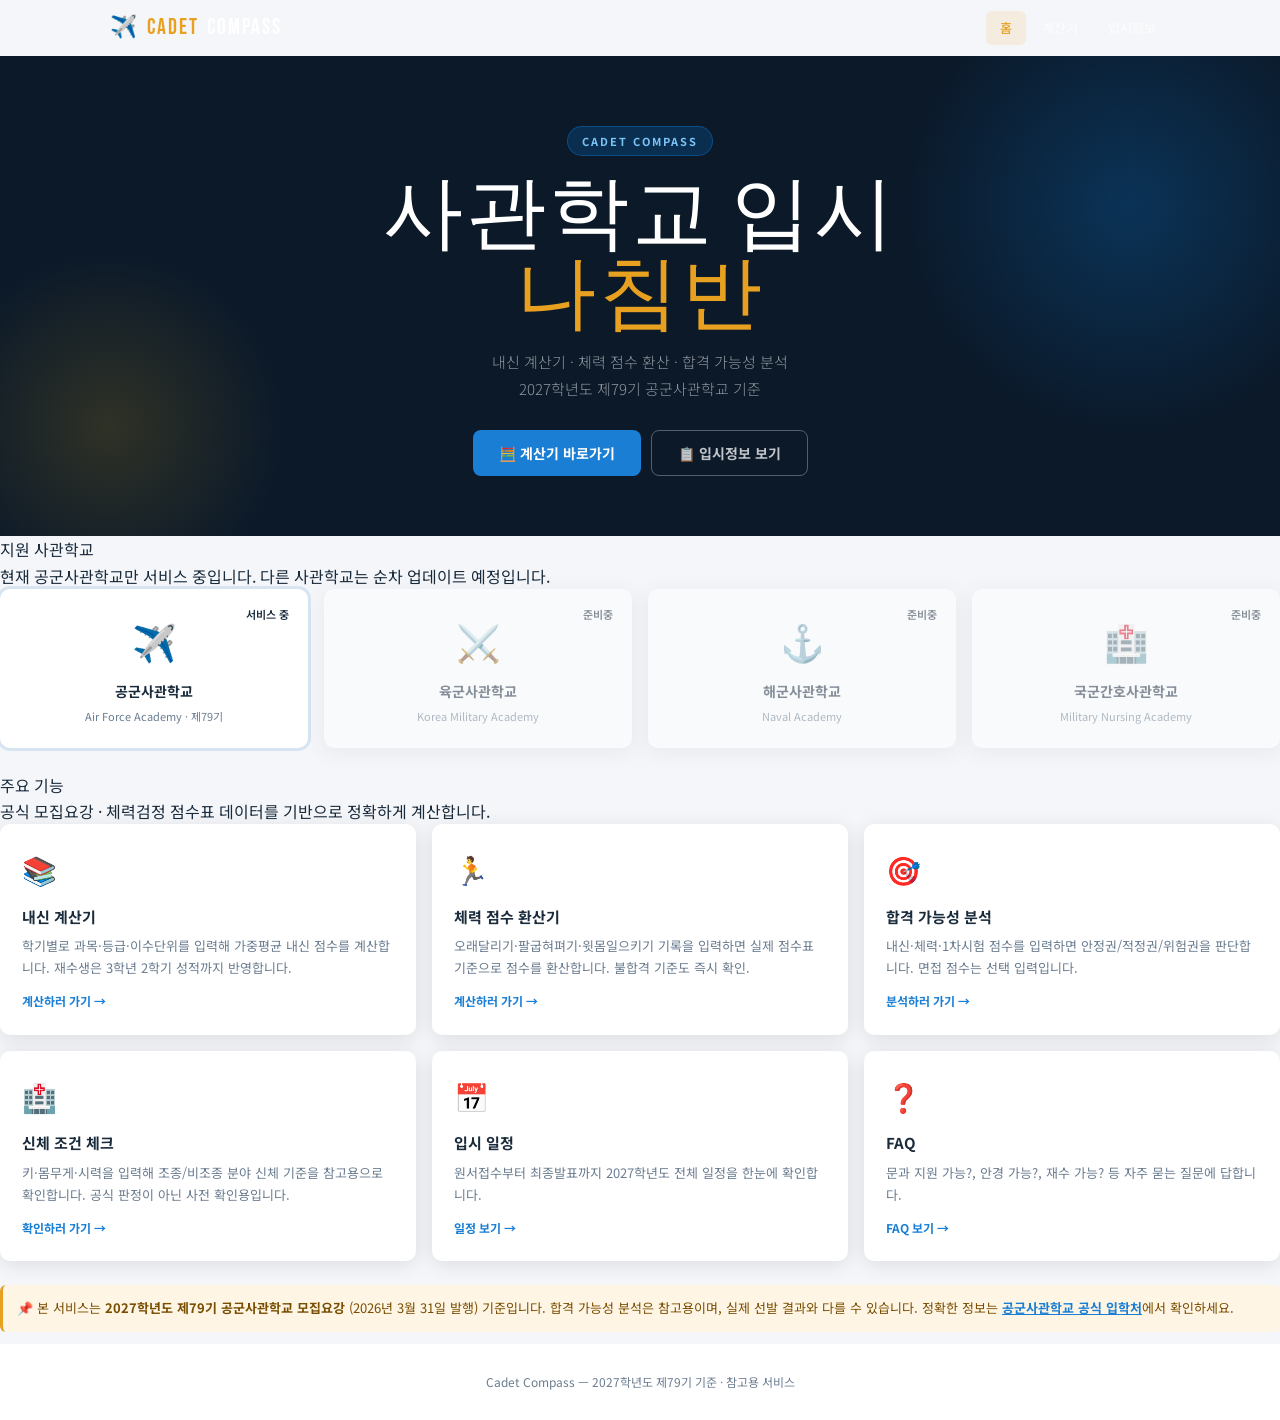
<file: index.html>
<!DOCTYPE html>
<html lang="ko">
<head>
<meta charset="UTF-8">
<meta name="viewport" content="width=device-width, initial-scale=1.0">
<title>Cadet Compass — 사관학교 입시 도우미</title>
<link rel="preconnect" href="https://fonts.googleapis.com">
<link href="https://fonts.googleapis.com/css2?family=Noto+Sans+KR:wght@300;400;500;700;900&family=Bebas+Neue&display=swap" rel="stylesheet">
<link rel="stylesheet" href="css/main.css">
<style>
.hero{background:var(--navy);padding:70px 24px 60px;text-align:center;position:relative;overflow:hidden}
.hero::before{content:'';position:absolute;top:-100px;right:-100px;width:500px;height:500px;background:radial-gradient(circle,rgba(10,111,194,.3) 0%,transparent 65%);pointer-events:none}
.hero::after{content:'';position:absolute;bottom:-80px;left:-80px;width:380px;height:380px;background:radial-gradient(circle,rgba(212,160,23,.18) 0%,transparent 65%);pointer-events:none}
.hero-eyebrow{display:inline-block;background:rgba(10,111,194,.25);border:1px solid rgba(10,111,194,.5);color:#7bc4f7;font-size:11px;font-weight:700;letter-spacing:2px;padding:5px 14px;border-radius:20px;margin-bottom:20px}
.hero-title{font-family:'Bebas Neue',sans-serif;font-size:clamp(44px,10vw,80px);color:#fff;letter-spacing:3px;line-height:1;margin-bottom:10px}
.hero-title span{color:var(--gold)}
.hero-desc{font-size:15px;color:rgba(255,255,255,.55);max-width:480px;margin:12px auto 28px;font-weight:300;line-height:1.8}
.hero-btns{display:flex;gap:10px;justify-content:center;flex-wrap:wrap}
.hero-btn{padding:12px 26px;border-radius:8px;font-size:14px;font-weight:700;cursor:pointer;border:none;font-family:'Noto Sans KR',sans-serif;transition:all .18s}
.hero-btn-primary{background:var(--sky);color:#fff}
.hero-btn-primary:hover{background:var(--sky-mid);transform:translateY(-1px)}
.hero-btn-outline{background:transparent;color:rgba(255,255,255,.75);border:1.5px solid rgba(255,255,255,.3)}
.hero-btn-outline:hover{background:rgba(255,255,255,.08)}

.academy-grid{display:grid;grid-template-columns:repeat(4,1fr);gap:16px;margin-bottom:24px}
@media(max-width:800px){.academy-grid{grid-template-columns:1fr 1fr}}
@media(max-width:480px){.academy-grid{grid-template-columns:1fr}}

.academy-card{background:var(--white);border:1.5px solid var(--border);border-radius:var(--radius);padding:22px 18px;text-align:center;transition:all .2s;position:relative;cursor:pointer;box-shadow:var(--shadow)}
.academy-card:hover{transform:translateY(-3px);box-shadow:var(--shadow-md)}
.academy-card.active{border-color:var(--sky);box-shadow:0 0 0 3px rgba(10,111,194,.12)}
.academy-card.inactive{opacity:.5;cursor:not-allowed}
.academy-icon{font-size:36px;margin-bottom:10px}
.academy-name{font-size:14px;font-weight:700;color:var(--sky-dark);margin-bottom:4px}
.academy-en{font-size:11px;color:var(--muted)}
.academy-badge{position:absolute;top:10px;right:10px}

.feature-grid{display:grid;grid-template-columns:repeat(3,1fr);gap:16px;margin-bottom:24px}
@media(max-width:700px){.feature-grid{grid-template-columns:1fr}}

.feature-card{background:var(--white);border:1px solid var(--border);border-radius:var(--radius);padding:22px;box-shadow:var(--shadow);transition:all .2s}
.feature-card:hover{transform:translateY(-2px);box-shadow:var(--shadow-md)}
.feature-icon{font-size:28px;margin-bottom:12px}
.feature-title{font-size:15px;font-weight:700;color:var(--sky-dark);margin-bottom:6px}
.feature-desc{font-size:13px;color:var(--muted);line-height:1.7}
.feature-go{display:inline-block;margin-top:12px;font-size:12px;font-weight:700;color:var(--sky);text-decoration:none}
.feature-go:hover{text-decoration:underline}
</style>
</head>
<body>

<nav class="navbar">
  <div class="nav-inner">
    <div class="nav-logo">✈️ <span class="logo-accent">Cadet</span>Compass</div>
    <div class="nav-links">
      <a class="nav-link active" href="index.html">홈</a>
      <a class="nav-link" href="calculator.html">계산기</a>
      <a class="nav-link" href="info.html">입시정보</a>
    </div>
  </div>
</nav>

<div class="hero">
  <div class="hero-eyebrow">CADET COMPASS</div>
  <div class="hero-title">사관학교 입시<br><span>나침반</span></div>
  <p class="hero-desc">내신 계산기 · 체력 점수 환산 · 합격 가능성 분석<br>2027학년도 제79기 공군사관학교 기준</p>
  <div class="hero-btns">
    <button class="hero-btn hero-btn-primary" onclick="location.href='calculator.html'">🧮 계산기 바로가기</button>
    <button class="hero-btn hero-btn-outline" onclick="location.href='info.html'">📋 입시정보 보기</button>
  </div>
</div>

<div class="page-wrap">

  <div class="section-heading">지원 사관학교</div>
  <p class="section-sub">현재 공군사관학교만 서비스 중입니다. 다른 사관학교는 순차 업데이트 예정입니다.</p>

  <div class="academy-grid">
    <div class="academy-card active" onclick="location.href='calculator.html'">
      <div class="academy-badge"><span class="badge bd-blue">서비스 중</span></div>
      <div class="academy-icon">✈️</div>
      <div class="academy-name">공군사관학교</div>
      <div class="academy-en">Air Force Academy · 제79기</div>
    </div>
    <div class="academy-card inactive">
      <div class="academy-badge"><span class="badge bd-navy">준비중</span></div>
      <div class="academy-icon">⚔️</div>
      <div class="academy-name">육군사관학교</div>
      <div class="academy-en">Korea Military Academy</div>
    </div>
    <div class="academy-card inactive">
      <div class="academy-badge"><span class="badge bd-navy">준비중</span></div>
      <div class="academy-icon">⚓</div>
      <div class="academy-name">해군사관학교</div>
      <div class="academy-en">Naval Academy</div>
    </div>
    <div class="academy-card inactive">
      <div class="academy-badge"><span class="badge bd-navy">준비중</span></div>
      <div class="academy-icon">🏥</div>
      <div class="academy-name">국군간호사관학교</div>
      <div class="academy-en">Military Nursing Academy</div>
    </div>
  </div>

  <div class="section-heading">주요 기능</div>
  <p class="section-sub">공식 모집요강 · 체력검정 점수표 데이터를 기반으로 정확하게 계산합니다.</p>

  <div class="feature-grid">
    <div class="feature-card">
      <div class="feature-icon">📚</div>
      <div class="feature-title">내신 계산기</div>
      <div class="feature-desc">학기별로 과목·등급·이수단위를 입력해 가중평균 내신 점수를 계산합니다. 재수생은 3학년 2학기 성적까지 반영합니다.</div>
      <a class="feature-go" href="calculator.html#tab-gpa">계산하러 가기 →</a>
    </div>
    <div class="feature-card">
      <div class="feature-icon">🏃</div>
      <div class="feature-title">체력 점수 환산기</div>
      <div class="feature-desc">오래달리기·팔굽혀펴기·윗몸일으키기 기록을 입력하면 실제 점수표 기준으로 점수를 환산합니다. 불합격 기준도 즉시 확인.</div>
      <a class="feature-go" href="calculator.html#tab-fitness">계산하러 가기 →</a>
    </div>
    <div class="feature-card">
      <div class="feature-icon">🎯</div>
      <div class="feature-title">합격 가능성 분석</div>
      <div class="feature-desc">내신·체력·1차시험 점수를 입력하면 안정권/적정권/위험권을 판단합니다. 면접 점수는 선택 입력입니다.</div>
      <a class="feature-go" href="calculator.html#tab-analysis">분석하러 가기 →</a>
    </div>
    <div class="feature-card">
      <div class="feature-icon">🏥</div>
      <div class="feature-title">신체 조건 체크</div>
      <div class="feature-desc">키·몸무게·시력을 입력해 조종/비조종 분야 신체 기준을 참고용으로 확인합니다. 공식 판정이 아닌 사전 확인용입니다.</div>
      <a class="feature-go" href="calculator.html#tab-body">확인하러 가기 →</a>
    </div>
    <div class="feature-card">
      <div class="feature-icon">📅</div>
      <div class="feature-title">입시 일정</div>
      <div class="feature-desc">원서접수부터 최종발표까지 2027학년도 전체 일정을 한눈에 확인합니다.</div>
      <a class="feature-go" href="info.html#tab-schedule">일정 보기 →</a>
    </div>
    <div class="feature-card">
      <div class="feature-icon">❓</div>
      <div class="feature-title">FAQ</div>
      <div class="feature-desc">문과 지원 가능?, 안경 가능?, 재수 가능? 등 자주 묻는 질문에 답합니다.</div>
      <a class="feature-go" href="info.html#tab-faq">FAQ 보기 →</a>
    </div>
  </div>

  <div class="info info-gold">
    📌 본 서비스는 <strong>2027학년도 제79기 공군사관학교 모집요강</strong> (2026년 3월 31일 발행) 기준입니다.
    합격 가능성 분석은 참고용이며, 실제 선발 결과와 다를 수 있습니다.
    정확한 정보는 <a href="https://rokaf.airforce.mil.kr/sites/afaadmission/index.do" target="_blank" style="color:var(--sky);font-weight:700">공군사관학교 공식 입학처</a>에서 확인하세요.
  </div>

</div>

<div style="text-align:center;padding:28px 20px;font-size:12px;color:var(--muted);border-top:1px solid var(--border);background:var(--white)">
  Cadet Compass — 2027학년도 제79기 기준 · 참고용 서비스
</div>

</body>
</html>
</file>
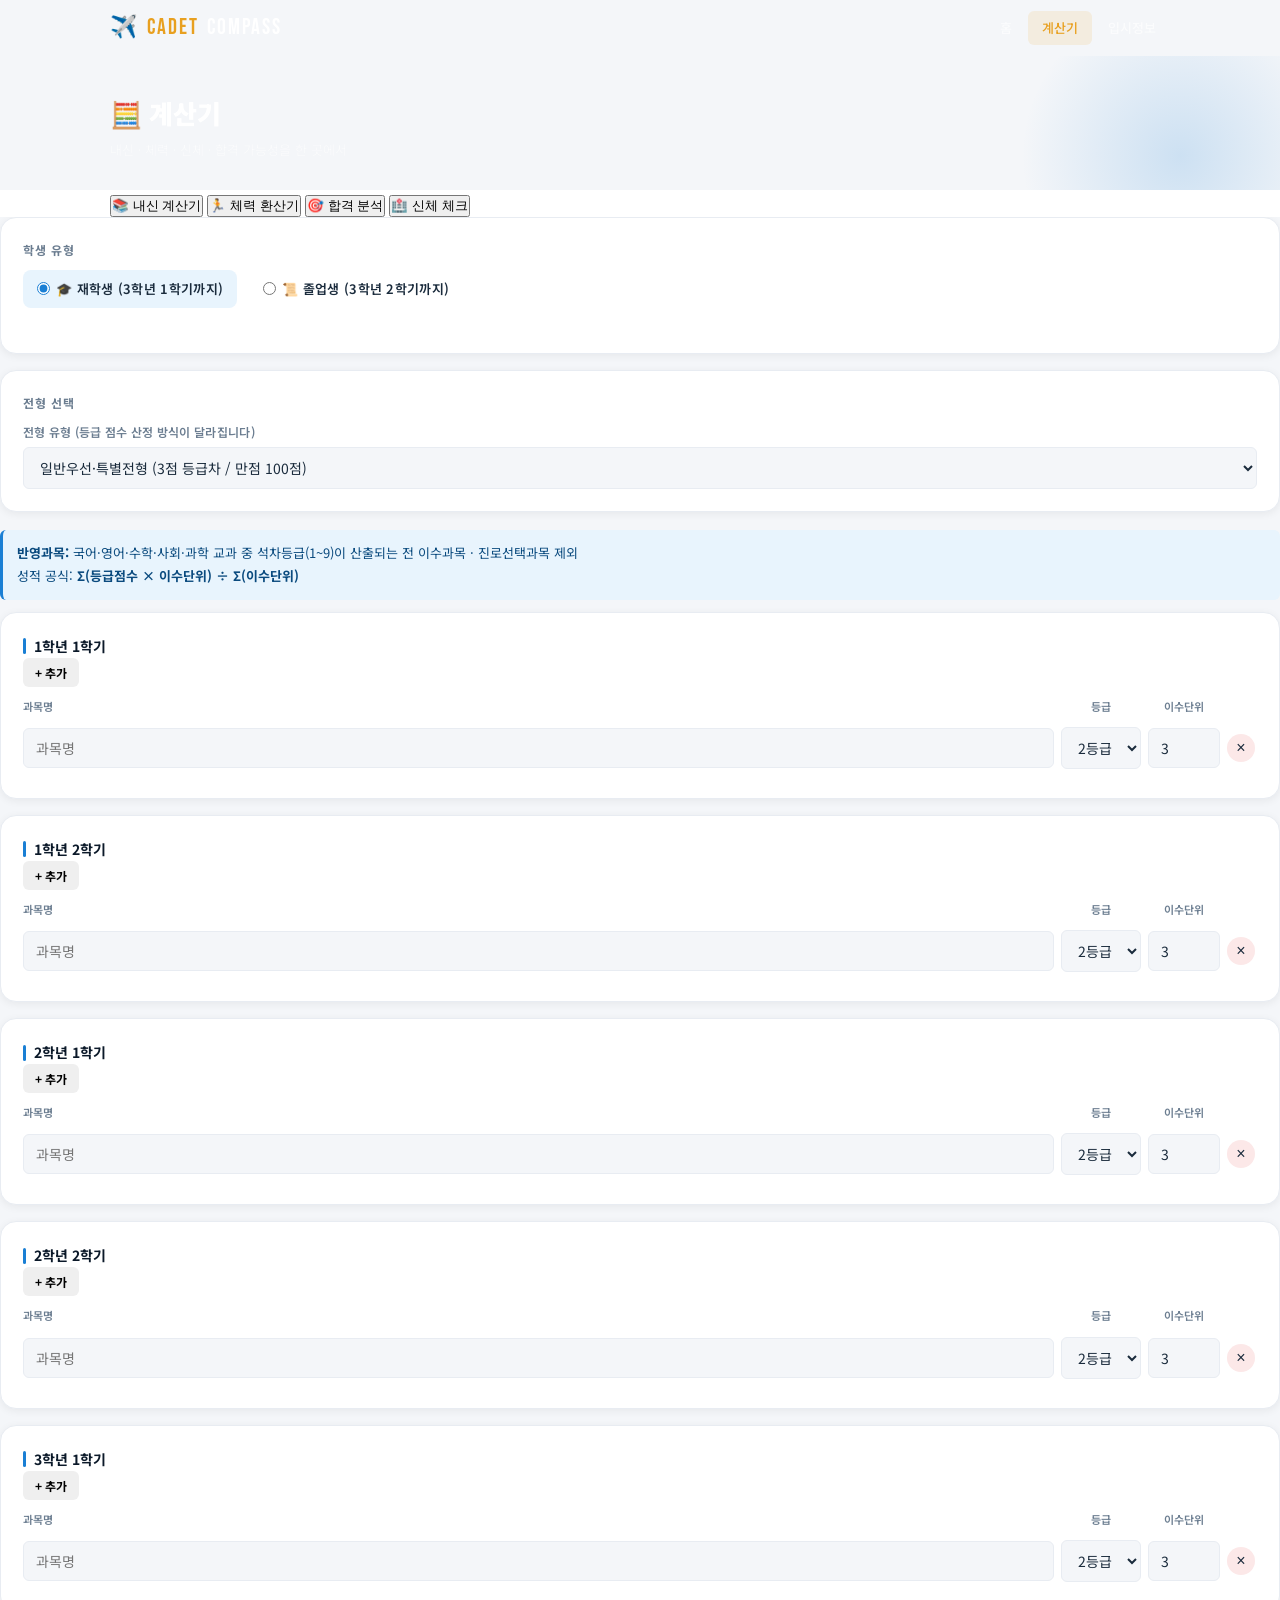
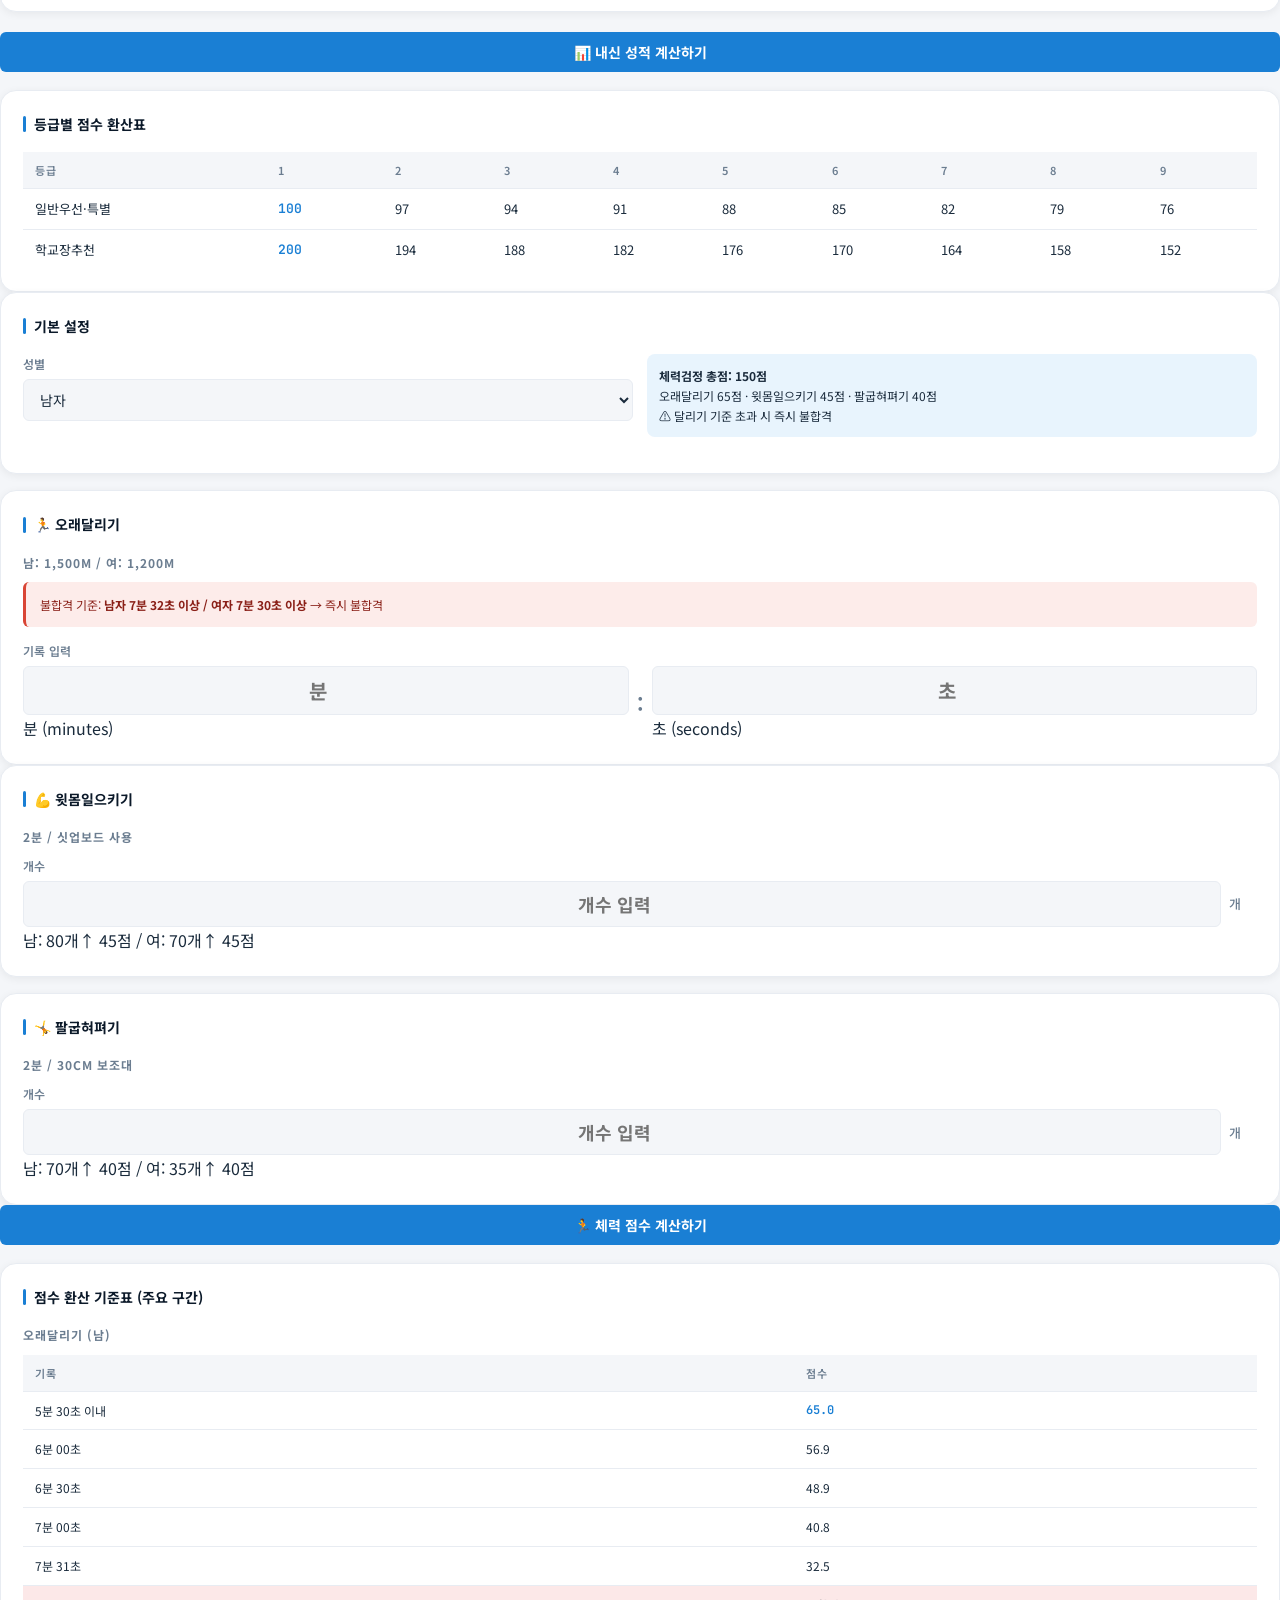
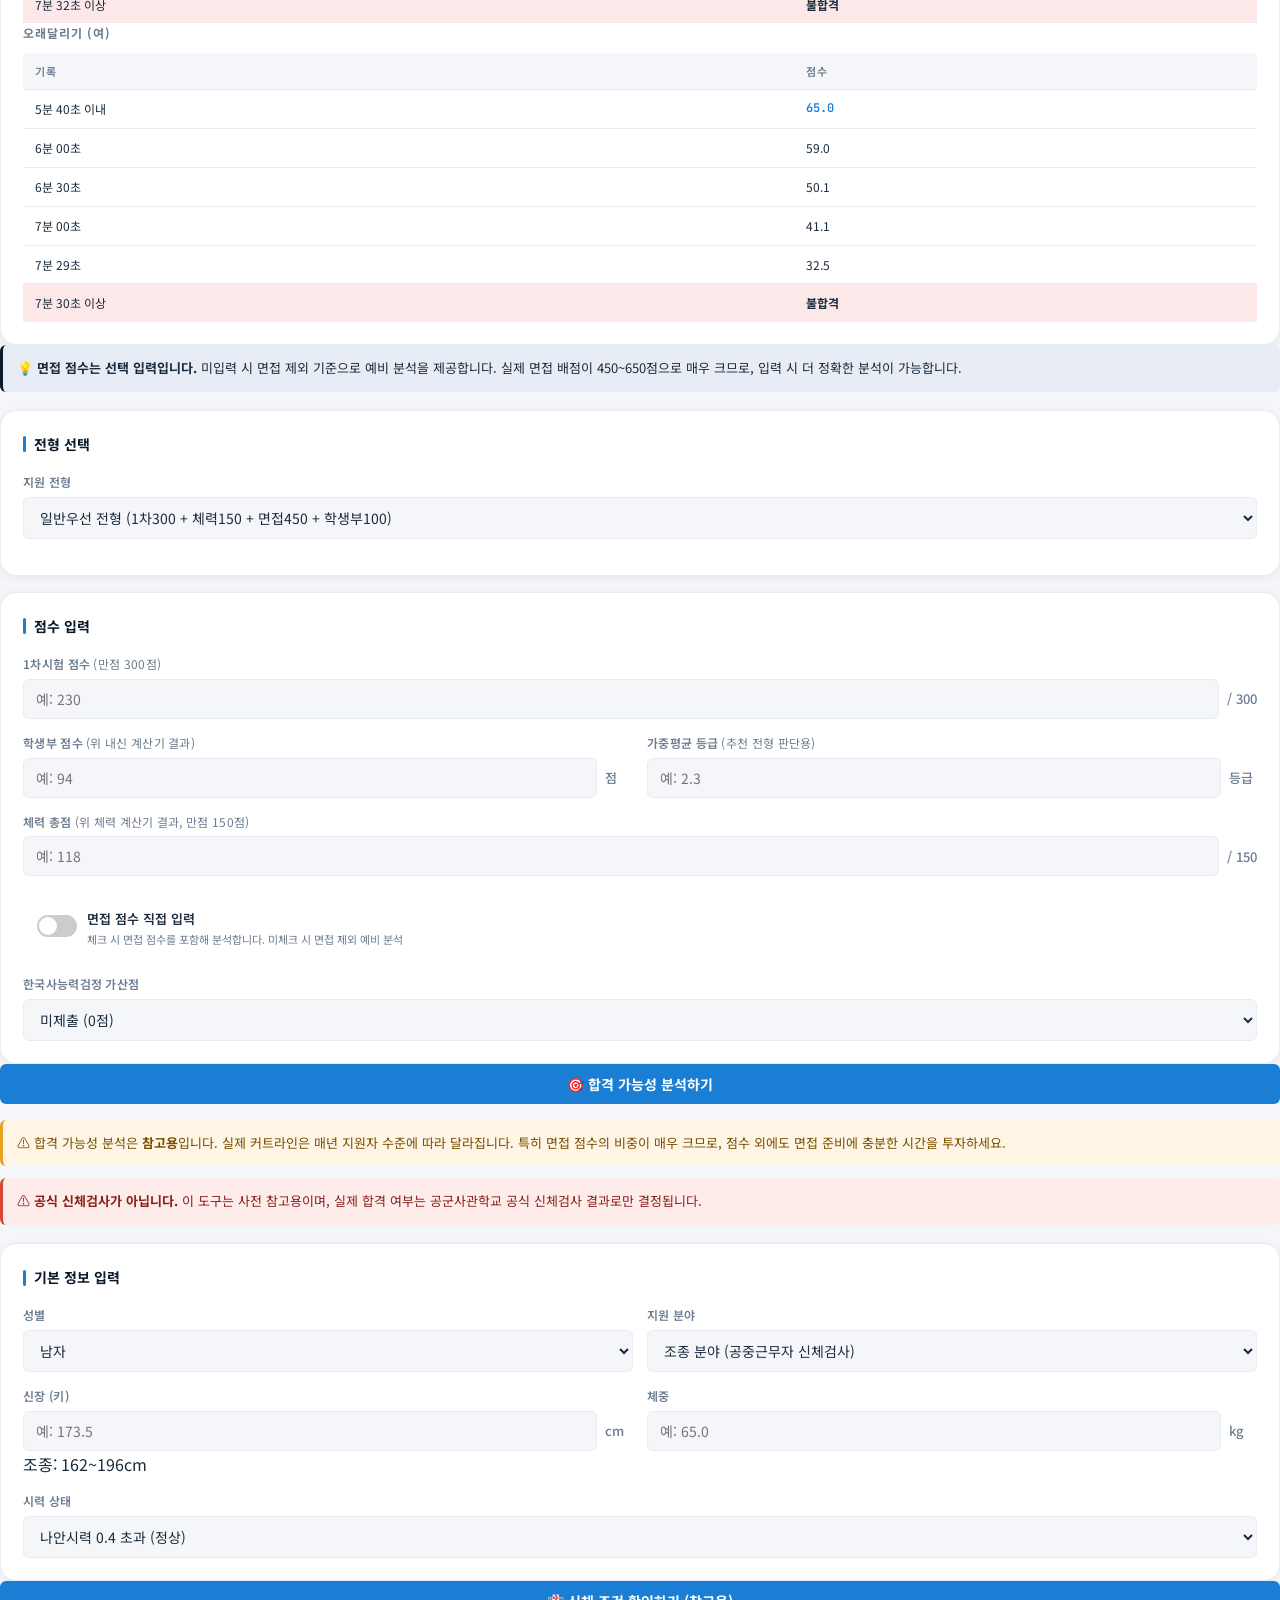
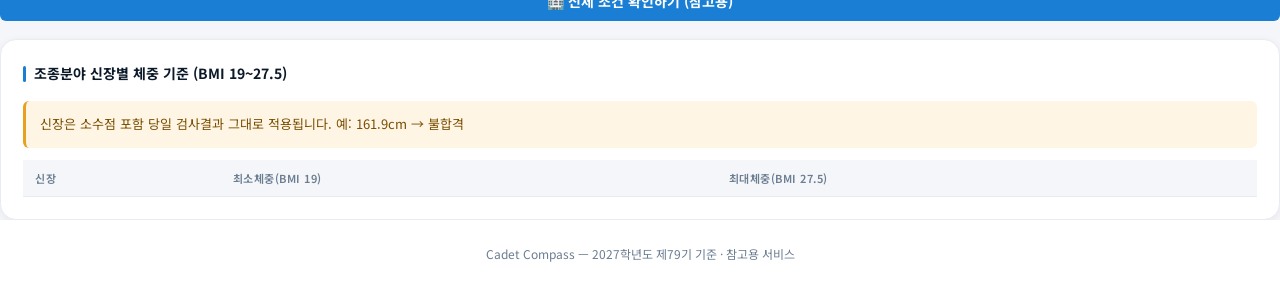
<file: calculator.html>
<!DOCTYPE html>
<html lang="ko">
<head>
<meta charset="UTF-8">
<meta name="viewport" content="width=device-width, initial-scale=1.0">
<title>계산기 — Cadet Compass</title>
<link rel="preconnect" href="https://fonts.googleapis.com">
<link href="https://fonts.googleapis.com/css2?family=Noto+Sans+KR:wght@300;400;500;700;900&family=Bebas+Neue&display=swap" rel="stylesheet">
<link rel="stylesheet" href="css/main.css">
<style>
.page-header{background:linear-gradient(135deg,var(--sky-dark) 0%,var(--sky-mid) 100%);padding:36px 24px 30px;color:#fff}
.page-header h1{font-size:26px;font-weight:900;margin-bottom:4px}
.page-header p{font-size:13px;opacity:.7;font-weight:300}
.main-tab-nav{background:var(--white);border-bottom:2px solid var(--border);position:sticky;top:58px;z-index:100}
.main-tab-nav .tab-nav{max-width:1100px;margin:0 auto;padding:0 20px;border-bottom:none;margin-bottom:0}
.form-row{display:grid;grid-template-columns:1fr 1fr;gap:14px;margin-bottom:14px}
@media(max-width:600px){.form-row{grid-template-columns:1fr}}
.form-group{margin-bottom:14px}
.input-row{display:flex;gap:8px;align-items:center}
.input-row input{flex:1}
.input-unit{font-size:13px;color:var(--muted);white-space:nowrap;font-weight:500;min-width:28px}
.sem-count-badge{display:inline-block;font-size:11px;background:var(--sky-light);color:var(--sky-mid);padding:2px 8px;border-radius:10px;font-weight:600;margin-left:6px;vertical-align:middle}
.type-select-wrap{display:flex;gap:12px;flex-wrap:wrap;margin-bottom:18px}
.type-radio{display:flex;align-items:center;gap:6px;cursor:pointer;padding:8px 14px;border:1.5px solid var(--border);border-radius:8px;transition:all .15s;background:var(--white)}
.type-radio:hover{border-color:var(--sky);background:var(--sky-light)}
.type-radio input{accent-color:var(--sky)}
.type-radio.checked{border-color:var(--sky);background:var(--sky-light)}
.type-radio span{font-size:13px;font-weight:600;color:var(--text)}
.divider{border:none;border-top:1px solid var(--border);margin:20px 0}
.run-time-input{display:grid;grid-template-columns:1fr auto 1fr;gap:8px;align-items:center}
.run-time-colon{font-size:20px;font-weight:700;color:var(--muted);text-align:center}
.section-label{font-size:12px;font-weight:700;color:var(--muted);letter-spacing:1px;text-transform:uppercase;margin-bottom:10px}
.interview-toggle{display:flex;align-items:center;gap:10px;margin-bottom:14px;padding:12px 14px;background:var(--surface);border-radius:8px;border:1px solid var(--border)}
.toggle-switch{position:relative;width:40px;height:22px;flex-shrink:0}
.toggle-switch input{opacity:0;width:0;height:0}
.toggle-slider{position:absolute;top:0;left:0;right:0;bottom:0;background:#ccc;border-radius:22px;cursor:pointer;transition:.2s}
.toggle-slider::before{content:'';position:absolute;width:18px;height:18px;left:2px;bottom:2px;background:#fff;border-radius:50%;transition:.2s}
.toggle-switch input:checked+.toggle-slider{background:var(--sky)}
.toggle-switch input:checked+.toggle-slider::before{transform:translateX(18px)}
.toggle-label{font-size:13px;font-weight:600;color:var(--text)}
.toggle-sub{font-size:11px;color:var(--muted)}
</style>
</head>
<body>

<nav class="navbar">
  <div class="nav-inner">
    <div class="nav-logo">✈️ <span class="logo-accent">Cadet</span>Compass</div>
    <div class="nav-links">
      <a class="nav-link" href="index.html">홈</a>
      <a class="nav-link active" href="calculator.html">계산기</a>
      <a class="nav-link" href="info.html">입시정보</a>
    </div>
  </div>
</nav>

<div class="page-header">
  <div style="max-width:1100px;margin:0 auto;padding:0 20px">
    <h1>🧮 계산기</h1>
    <p>내신 · 체력 · 신체 · 합격 가능성을 한 곳에서</p>
  </div>
</div>

<div class="main-tab-nav">
  <div class="tab-nav" id="main-tab-nav" style="padding:0 20px">
    <button class="tab-btn" data-tab="tab-gpa">📚 내신 계산기</button>
    <button class="tab-btn" data-tab="tab-fitness">🏃 체력 환산기</button>
    <button class="tab-btn" data-tab="tab-analysis">🎯 합격 분석</button>
    <button class="tab-btn" data-tab="tab-body">🏥 신체 체크</button>
  </div>
</div>

<div class="page-wrap">

  <!-- ══ TAB: 내신 계산기 ══ -->
  <div id="tab-gpa" class="tab-panel">

    <div class="g2" style="margin-bottom:18px">
      <div class="card" style="margin-bottom:0">
        <div class="section-label">학생 유형</div>
        <div class="type-select-wrap">
          <label class="type-radio checked" id="lbl-current">
            <input type="radio" name="student-type" id="student-type" value="current" checked onchange="onStudentTypeChange(this)">
            <span>🎓 재학생 (3학년 1학기까지)</span>
          </label>
          <label class="type-radio" id="lbl-graduate">
            <input type="radio" name="student-type" value="graduate" onchange="onStudentTypeChange(this)">
            <span>📜 졸업생 (3학년 2학기까지)</span>
          </label>
        </div>
      </div>
      <div class="card" style="margin-bottom:0">
        <div class="section-label">전형 선택</div>
        <div class="form-group" style="margin-bottom:0">
          <label for="exam-type-calc">전형 유형 (등급 점수 산정 방식이 달라집니다)</label>
          <select id="exam-type-calc">
            <option value="general">일반우선·특별전형 (3점 등급차 / 만점 100점)</option>
            <option value="principal">고교학교장추천 (6점 등급차 / 만점 200점)</option>
          </select>
        </div>
      </div>
    </div>

    <div class="info info-blue">
      <strong>반영과목:</strong> 국어·영어·수학·사회·과학 교과 중 석차등급(1~9)이 산출되는 전 이수과목 · 진로선택과목 제외
      <br>성적 공식: <strong>Σ(등급점수 × 이수단위) ÷ Σ(이수단위)</strong>
    </div>

    <div id="gpa-semesters"></div>

    <button class="btn btn-primary btn-block" onclick="Calculator.calculate()" style="margin-top:6px">
      📊 내신 성적 계산하기
    </button>

    <div class="result-box" id="gpa-result"></div>

    <div class="card" style="margin-top:18px">
      <div class="card-title">등급별 점수 환산표</div>
      <table class="tbl">
        <thead><tr><th>등급</th><th class="c">1</th><th class="c">2</th><th class="c">3</th><th class="c">4</th><th class="c">5</th><th class="c">6</th><th class="c">7</th><th class="c">8</th><th class="c">9</th></tr></thead>
        <tbody>
          <tr><td>일반우선·특별</td><td class="c num">100</td><td class="c">97</td><td class="c">94</td><td class="c">91</td><td class="c">88</td><td class="c">85</td><td class="c">82</td><td class="c">79</td><td class="c">76</td></tr>
          <tr><td>학교장추천</td><td class="c num">200</td><td class="c">194</td><td class="c">188</td><td class="c">182</td><td class="c">176</td><td class="c">170</td><td class="c">164</td><td class="c">158</td><td class="c">152</td></tr>
        </tbody>
      </table>
    </div>
  </div>

  <!-- ══ TAB: 체력 환산기 ══ -->
  <div id="tab-fitness" class="tab-panel">

    <div class="card">
      <div class="card-title">기본 설정</div>
      <div class="form-row">
        <div class="form-group" style="margin-bottom:0">
          <label for="fit-gender">성별</label>
          <select id="fit-gender">
            <option value="male">남자</option>
            <option value="female">여자</option>
          </select>
        </div>
        <div style="background:var(--sky-light);border-radius:8px;padding:12px;font-size:12px;color:var(--sky-mid)">
          <strong>체력검정 총점: 150점</strong><br>
          오래달리기 65점 · 윗몸일으키기 45점 · 팔굽혀펴기 40점<br>
          ⚠️ 달리기 기준 초과 시 즉시 불합격
        </div>
      </div>
    </div>

    <div class="card">
      <div class="card-title">🏃 오래달리기</div>
      <div class="section-label" id="run-dist-label">남: 1,500m / 여: 1,200m</div>
      <div class="info info-red" style="font-size:12px;margin-bottom:14px">
        불합격 기준: <strong>남자 7분 32초 이상 / 여자 7분 30초 이상</strong> → 즉시 불합격
      </div>
      <label>기록 입력</label>
      <div class="run-time-input">
        <div>
          <input type="number" id="run-min" min="0" max="15" placeholder="분" style="text-align:center;font-size:20px;font-weight:700">
          <div class="text-sm text-muted text-center mt8">분 (minutes)</div>
        </div>
        <div class="run-time-colon">:</div>
        <div>
          <input type="number" id="run-sec" min="0" max="59" placeholder="초" style="text-align:center;font-size:20px;font-weight:700">
          <div class="text-sm text-muted text-center mt8">초 (seconds)</div>
        </div>
      </div>
    </div>

    <div class="g2">
      <div class="card">
        <div class="card-title">💪 윗몸일으키기</div>
        <div class="section-label">2분 / 싯업보드 사용</div>
        <label for="situp-count">개수</label>
        <div class="input-row">
          <input type="number" id="situp-count" min="0" max="200" placeholder="개수 입력" style="font-size:18px;font-weight:700;text-align:center">
          <span class="input-unit">개</span>
        </div>
        <div class="text-sm text-muted mt8">남: 80개↑ 45점 / 여: 70개↑ 45점</div>
      </div>
      <div class="card">
        <div class="card-title">🤸 팔굽혀펴기</div>
        <div class="section-label">2분 / 30cm 보조대</div>
        <label for="pushup-count">개수</label>
        <div class="input-row">
          <input type="number" id="pushup-count" min="0" max="200" placeholder="개수 입력" style="font-size:18px;font-weight:700;text-align:center">
          <span class="input-unit">개</span>
        </div>
        <div class="text-sm text-muted mt8">남: 70개↑ 40점 / 여: 35개↑ 40점</div>
      </div>
    </div>

    <button class="btn btn-primary btn-block" onclick="Fitness.calculate()">
      🏃 체력 점수 계산하기
    </button>

    <div class="result-box" id="fitness-result"></div>

    <div class="card" style="margin-top:18px">
      <div class="card-title">점수 환산 기준표 (주요 구간)</div>
      <div class="g2">
        <div>
          <div class="section-label">오래달리기 (남)</div>
          <table class="tbl" style="font-size:12px">
            <thead><tr><th>기록</th><th class="c">점수</th></tr></thead>
            <tbody>
              <tr><td>5분 30초 이내</td><td class="c num">65.0</td></tr>
              <tr><td>6분 00초</td><td class="c">56.9</td></tr>
              <tr><td>6분 30초</td><td class="c">48.9</td></tr>
              <tr><td>7분 00초</td><td class="c">40.8</td></tr>
              <tr><td>7분 31초</td><td class="c">32.5</td></tr>
              <tr style="background:#fce8e8"><td>7분 32초 이상</td><td class="c" style="color:var(--red);font-weight:700">불합격</td></tr>
            </tbody>
          </table>
        </div>
        <div>
          <div class="section-label">오래달리기 (여)</div>
          <table class="tbl" style="font-size:12px">
            <thead><tr><th>기록</th><th class="c">점수</th></tr></thead>
            <tbody>
              <tr><td>5분 40초 이내</td><td class="c num">65.0</td></tr>
              <tr><td>6분 00초</td><td class="c">59.0</td></tr>
              <tr><td>6분 30초</td><td class="c">50.1</td></tr>
              <tr><td>7분 00초</td><td class="c">41.1</td></tr>
              <tr><td>7분 29초</td><td class="c">32.5</td></tr>
              <tr style="background:#fce8e8"><td>7분 30초 이상</td><td class="c" style="color:var(--red);font-weight:700">불합격</td></tr>
            </tbody>
          </table>
        </div>
      </div>
    </div>
  </div>

  <!-- ══ TAB: 합격 분석 ══ -->
  <div id="tab-analysis" class="tab-panel">

    <div class="info info-navy" style="margin-bottom:18px">
      💡 <strong>면접 점수는 선택 입력입니다.</strong> 미입력 시 면접 제외 기준으로 예비 분석을 제공합니다.
      실제 면접 배점이 450~650점으로 매우 크므로, 입력 시 더 정확한 분석이 가능합니다.
    </div>

    <div class="card">
      <div class="card-title">전형 선택</div>
      <div class="form-group">
        <label for="ana-exam-type">지원 전형</label>
        <select id="ana-exam-type" onchange="onExamTypeChange()">
          <option value="general">일반우선 전형 (1차300 + 체력150 + 면접450 + 학생부100)</option>
          <option value="principal">고교학교장추천 (체력150 + 면접650 + 학생부200)</option>
          <option value="comprehensive">종합선발 (체력150 + 면접450 + 수능400)</option>
        </select>
      </div>
    </div>

    <div class="card">
      <div class="card-title">점수 입력</div>

      <div id="ana-exam1-wrap" class="form-group">
        <label for="ana-exam1">1차시험 점수 <span style="color:var(--muted);font-weight:400">(만점 300점)</span></label>
        <div class="input-row">
          <input type="number" id="ana-exam1" min="0" max="300" placeholder="예: 230">
          <span class="input-unit">/ 300</span>
        </div>
      </div>

      <div class="form-row">
        <div class="form-group" style="margin-bottom:0">
          <label for="ana-gpa">학생부 점수 <span style="color:var(--muted);font-weight:400">(위 내신 계산기 결과)</span></label>
          <div class="input-row">
            <input type="number" id="ana-gpa" min="0" max="200" placeholder="예: 94">
            <span class="input-unit">점</span>
          </div>
        </div>
        <div class="form-group" style="margin-bottom:0">
          <label for="ana-gpa-grade">가중평균 등급 <span style="color:var(--muted);font-weight:400">(추천 전형 판단용)</span></label>
          <div class="input-row">
            <input type="number" id="ana-gpa-grade" min="1" max="9" step="0.1" placeholder="예: 2.3">
            <span class="input-unit">등급</span>
          </div>
        </div>
      </div>

      <div class="form-group" style="margin-top:14px">
        <label for="ana-fitness">체력 총점 <span style="color:var(--muted);font-weight:400">(위 체력 계산기 결과, 만점 150점)</span></label>
        <div class="input-row">
          <input type="number" id="ana-fitness" min="0" max="150" placeholder="예: 118">
          <span class="input-unit">/ 150</span>
        </div>
      </div>

      <div class="divider"></div>

      <div class="interview-toggle">
        <label class="toggle-switch">
          <input type="checkbox" id="interview-toggle" onchange="toggleInterviewInput(this)">
          <span class="toggle-slider"></span>
        </label>
        <div>
          <div class="toggle-label">면접 점수 직접 입력</div>
          <div class="toggle-sub">체크 시 면접 점수를 포함해 분석합니다. 미체크 시 면접 제외 예비 분석</div>
        </div>
      </div>

      <div id="interview-input-wrap" style="display:none" class="form-group">
        <label for="ana-interview">면접 점수 <span style="color:var(--muted);font-weight:400" id="interview-max-label">(만점 450점)</span></label>
        <div class="input-row">
          <input type="number" id="ana-interview" min="0" max="650" placeholder="예: 360">
          <span class="input-unit">점</span>
        </div>
      </div>

      <div id="ana-csat-wrap" style="display:none" class="form-group">
        <label for="ana-csat">수능 점수 <span style="color:var(--muted);font-weight:400">(만점 400점, 종합선발)</span></label>
        <div class="input-row">
          <input type="number" id="ana-csat" min="0" max="400" placeholder="예: 320">
          <span class="input-unit">/ 400</span>
        </div>
      </div>

      <div class="form-group" style="margin-top:14px;margin-bottom:0">
        <label for="ana-hsat">한국사능력검정 가산점</label>
        <select id="ana-hsat">
          <option value="미제출">미제출 (0점)</option>
          <option value="심화3급">심화 3급 (+2점)</option>
          <option value="심화2급">심화 2급 (+3.5점)</option>
          <option value="심화1급">심화 1급 (+5점)</option>
        </select>
      </div>
    </div>

    <button class="btn btn-primary btn-block" onclick="Analysis.calculate()">
      🎯 합격 가능성 분석하기
    </button>

    <div class="result-box" id="analysis-result"></div>

    <div class="info info-gold" style="margin-top:16px">
      ⚠️ 합격 가능성 분석은 <strong>참고용</strong>입니다. 실제 커트라인은 매년 지원자 수준에 따라 달라집니다.
      특히 면접 점수의 비중이 매우 크므로, 점수 외에도 면접 준비에 충분한 시간을 투자하세요.
    </div>
  </div>

  <!-- ══ TAB: 신체 체크 ══ -->
  <div id="tab-body" class="tab-panel">

    <div class="info info-red" style="margin-bottom:18px">
      ⚠️ <strong>공식 신체검사가 아닙니다.</strong> 이 도구는 사전 참고용이며, 실제 합격 여부는 공군사관학교 공식 신체검사 결과로만 결정됩니다.
    </div>

    <div class="card">
      <div class="card-title">기본 정보 입력</div>
      <div class="form-row">
        <div class="form-group" style="margin-bottom:0">
          <label for="body-gender">성별</label>
          <select id="body-gender">
            <option value="male">남자</option>
            <option value="female">여자</option>
          </select>
        </div>
        <div class="form-group" style="margin-bottom:0">
          <label for="body-division">지원 분야</label>
          <select id="body-division" onchange="onDivisionChange()">
            <option value="pilot">조종 분야 (공중근무자 신체검사)</option>
            <option value="nonpilot">비조종 분야 (일반 신체검사)</option>
          </select>
        </div>
      </div>

      <div class="form-row" style="margin-top:14px">
        <div class="form-group" style="margin-bottom:0">
          <label for="body-height">신장 (키)</label>
          <div class="input-row">
            <input type="number" id="body-height" min="140" max="220" step="0.1" placeholder="예: 173.5">
            <span class="input-unit">cm</span>
          </div>
          <div class="text-sm text-muted mt8" id="height-range-note">조종: 162~196cm</div>
        </div>
        <div class="form-group" style="margin-bottom:0">
          <label for="body-weight">체중</label>
          <div class="input-row">
            <input type="number" id="body-weight" min="30" max="200" step="0.1" placeholder="예: 65.0">
            <span class="input-unit">kg</span>
          </div>
        </div>
      </div>

      <div class="form-group" style="margin-top:14px;margin-bottom:0">
        <label for="body-vision">시력 상태</label>
        <select id="body-vision">
          <option value="normal">나안시력 0.4 초과 (정상)</option>
          <option value="corrected">교정시력 1.0 이상 (안경/렌즈)</option>
          <option value="below04">나안시력 0.4 이하 (굴절교정술 고려)</option>
        </select>
      </div>
    </div>

    <button class="btn btn-primary btn-block" onclick="checkBody()">
      🏥 신체 조건 확인하기 (참고용)
    </button>

    <div class="result-box" id="body-result"></div>

    <div class="card" style="margin-top:18px">
      <div class="card-title">조종분야 신장별 체중 기준 (BMI 19~27.5)</div>
      <div class="info info-gold" style="margin-bottom:12px">신장은 소수점 포함 당일 검사결과 그대로 적용됩니다. 예: 161.9cm → 불합격</div>
      <div style="overflow-x:auto">
        <table class="tbl" style="font-size:12px">
          <thead><tr><th>신장</th><th class="c">최소체중(BMI 19)</th><th class="c">최대체중(BMI 27.5)</th></tr></thead>
          <tbody id="body-table-rows"></tbody>
        </table>
      </div>
    </div>
  </div>

</div><!-- /page-wrap -->

<div style="text-align:center;padding:24px;font-size:12px;color:var(--muted);border-top:1px solid var(--border);background:var(--white)">
  Cadet Compass — 2027학년도 제79기 기준 · 참고용 서비스
</div>

<script src="data/kafaData.js"></script>
<script src="data/fitnessData.js"></script>
<script src="js/modules.js"></script>
<script>
// 탭 초기화
Tabs.init('#main-tab-nav .tab-btn', '.tab-panel');

// 내신 계산기 초기화
Calculator.init();

// 학생 유형 라디오 스타일
function onStudentTypeChange(el) {
  document.getElementById('lbl-current').classList.toggle('checked', el.value==='current'||el.id==='student-type');
  document.getElementById('lbl-graduate').classList.toggle('checked', el.value==='graduate');
}

// 전형 변경 시 UI 갱신
function onExamTypeChange() {
  const t = document.getElementById('ana-exam-type').value;
  document.getElementById('ana-exam1-wrap').style.display  = t==='general'  ? '' : 'none';
  document.getElementById('ana-csat-wrap').style.display   = t==='comprehensive' ? '' : 'none';
  const interMax = t==='principal' ? 650 : 450;
  document.getElementById('interview-max-label').textContent = `(만점 ${interMax}점)`;
  document.getElementById('ana-interview').max = interMax;
}

// 면접 토글
function toggleInterviewInput(el) {
  document.getElementById('interview-input-wrap').style.display = el.checked ? '' : 'none';
}

// 분야 변경
function onDivisionChange() {
  const v = document.getElementById('body-division').value;
  document.getElementById('height-range-note').textContent = v==='pilot' ? '조종: 162~196cm' : '비조종 남: 159~204cm / 여: 152~185cm';
}

// 신체 기준표 렌더링
function renderBodyTable() {
  const tbody = document.getElementById('body-table-rows');
  if (!tbody) return;
  const entries = Object.entries(BODY_PILOT.table);
  tbody.innerHTML = entries.map(([h,[mn,mx]])=>
    `<tr><td>${h}cm</td><td class="c">${mn}kg</td><td class="c">${mx}kg</td></tr>`
  ).join('');
}
renderBodyTable();
</script>
</body>
</html>
</file>
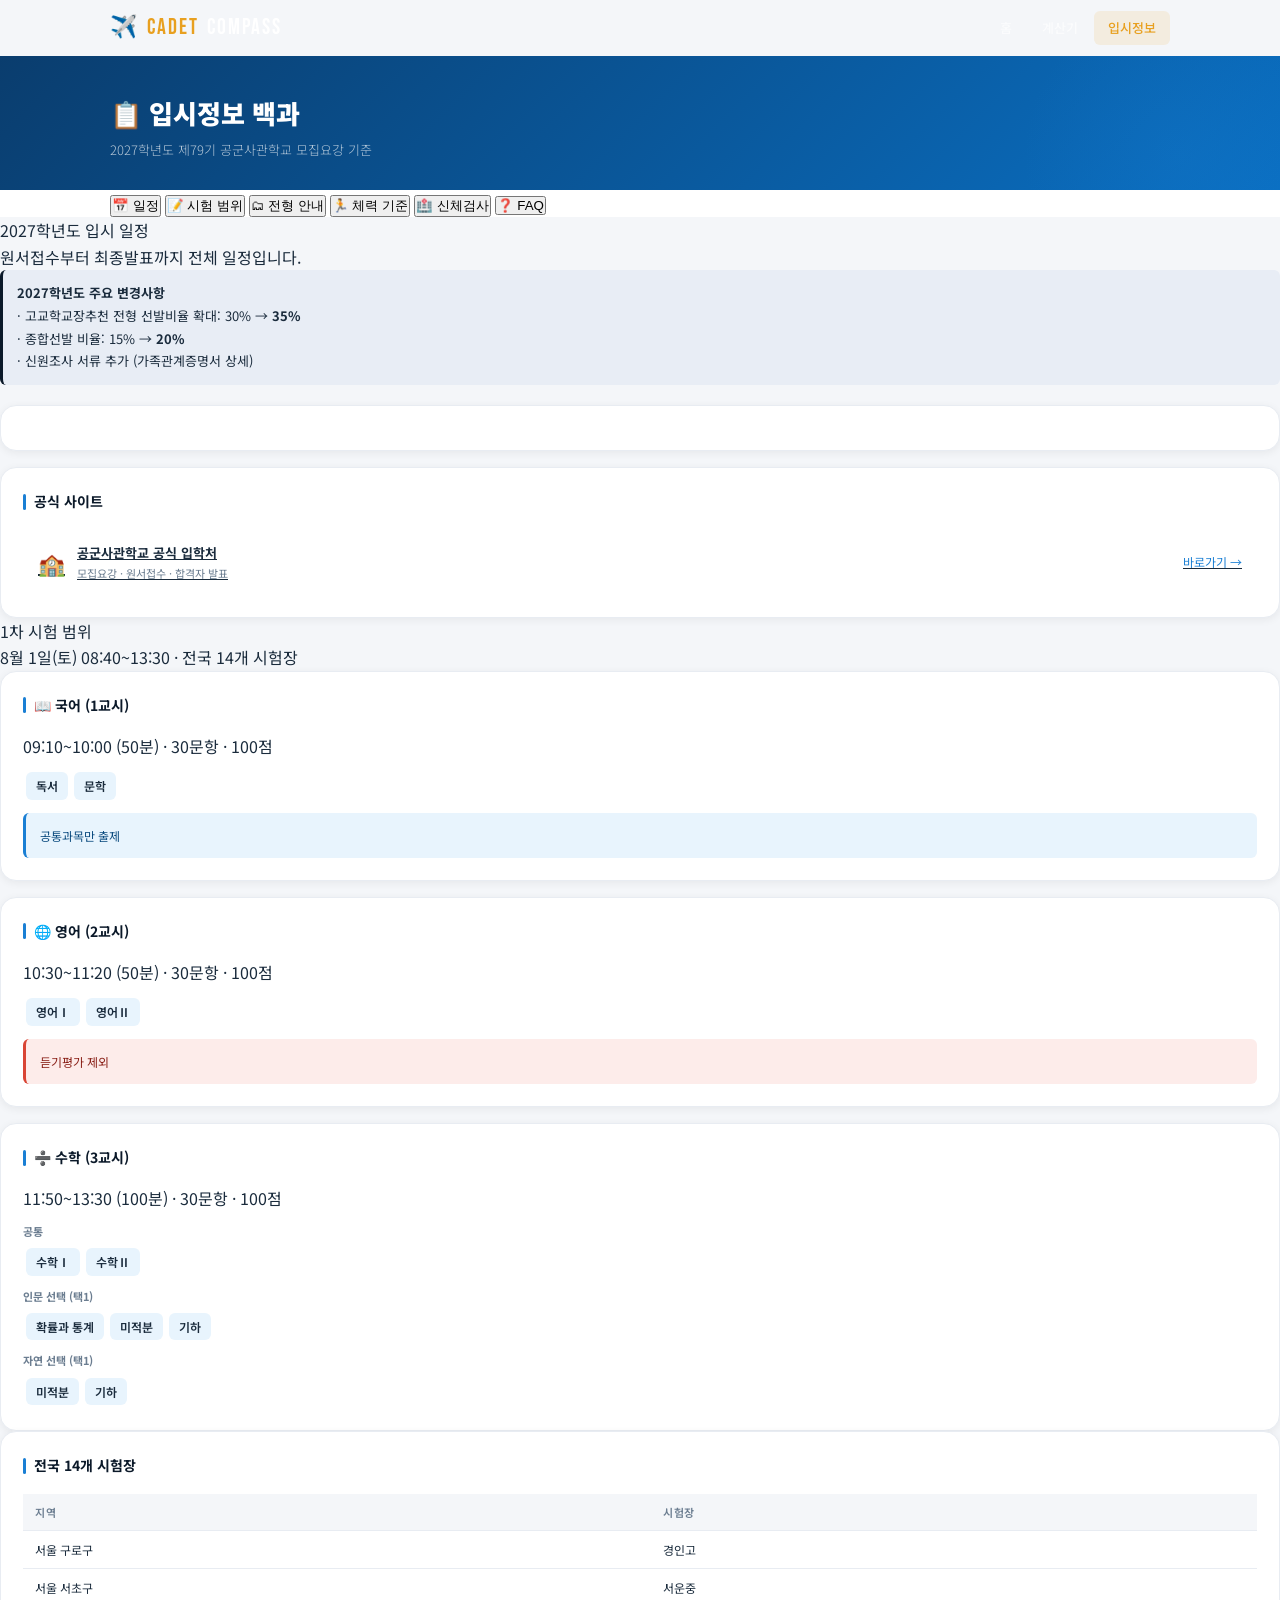
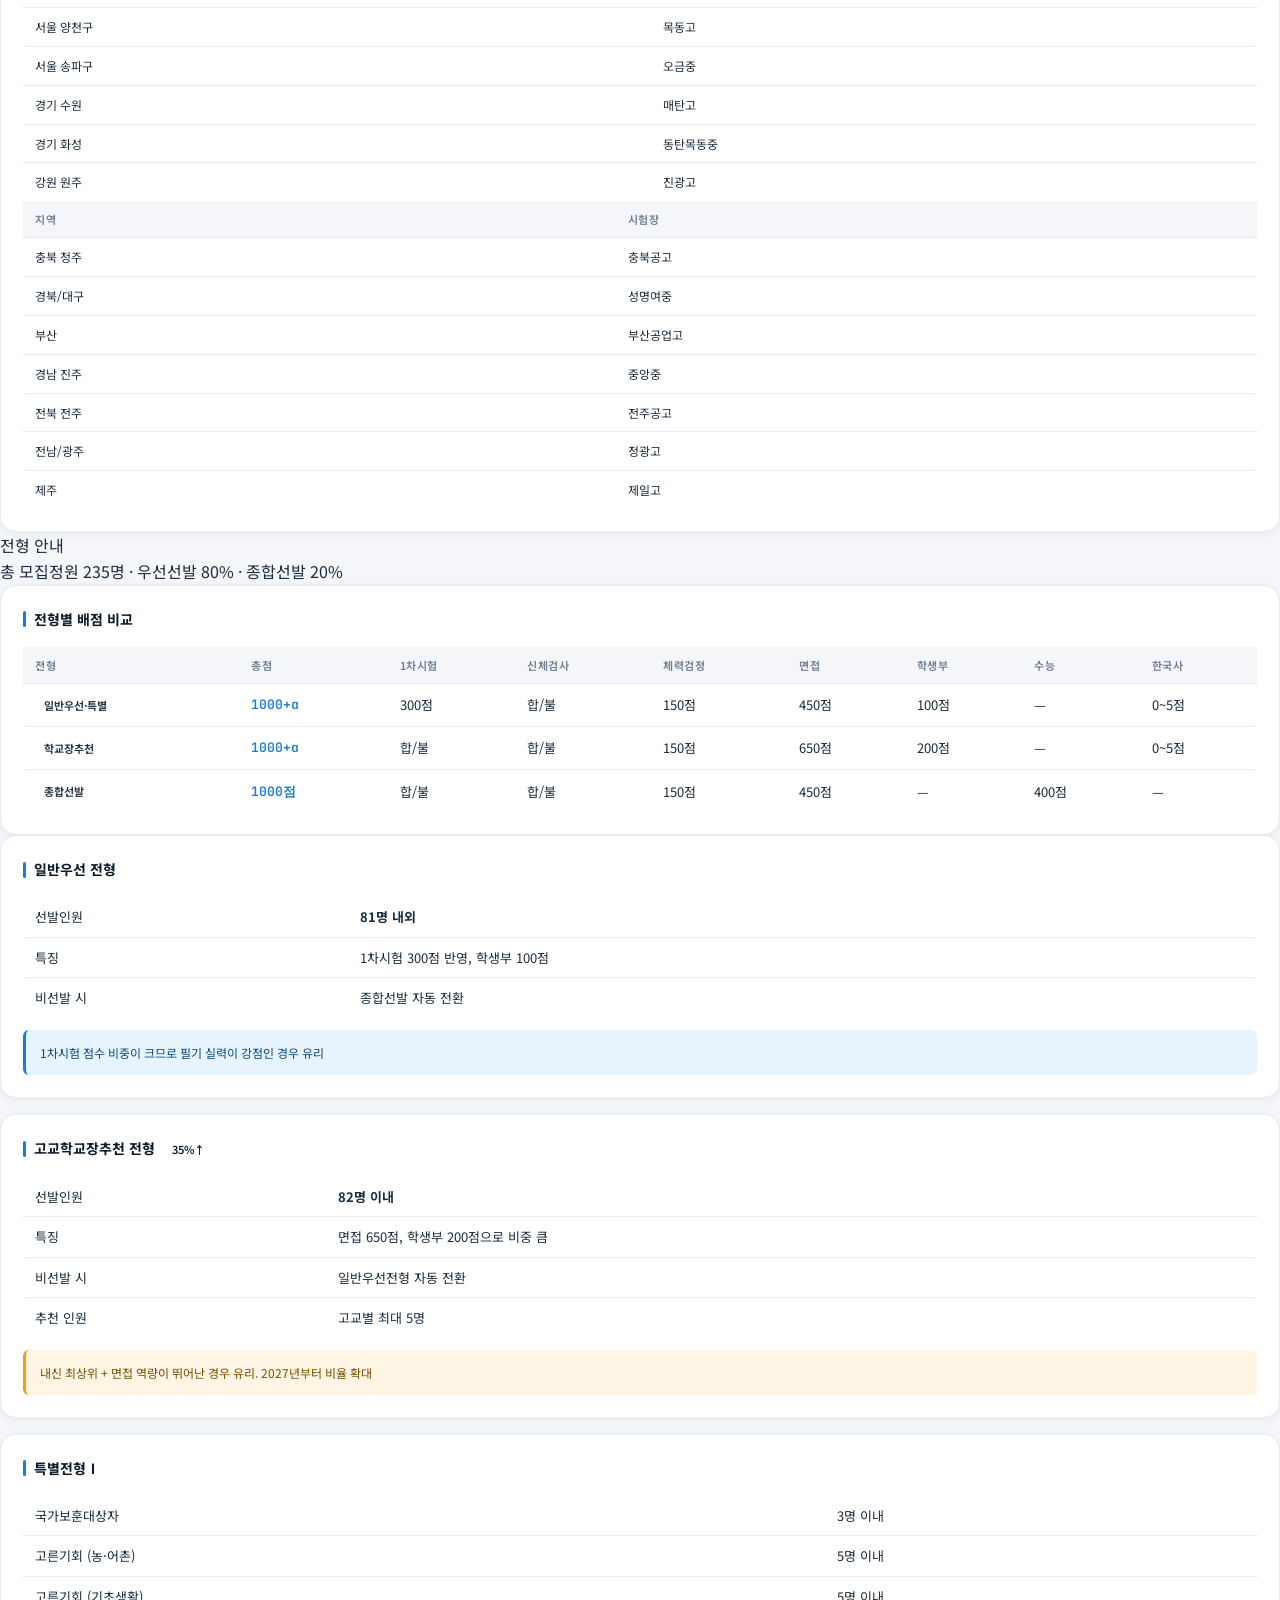
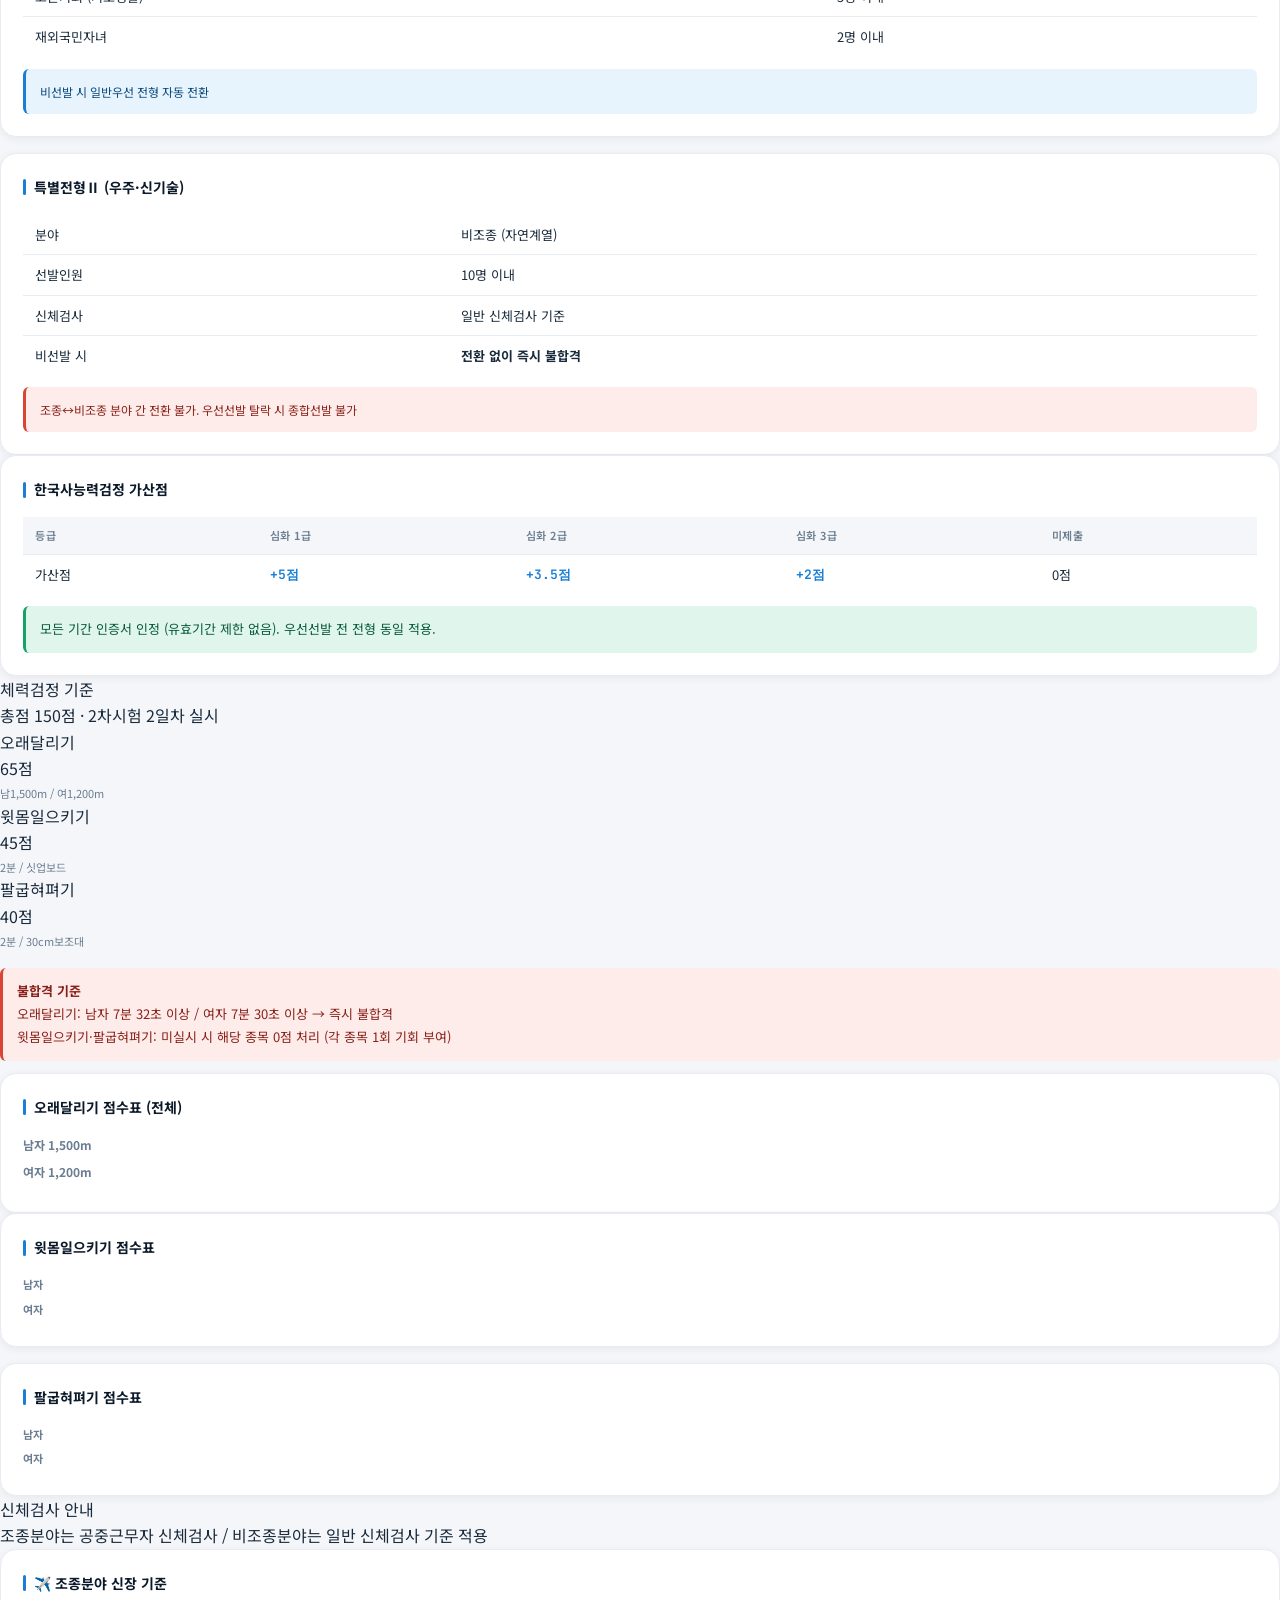
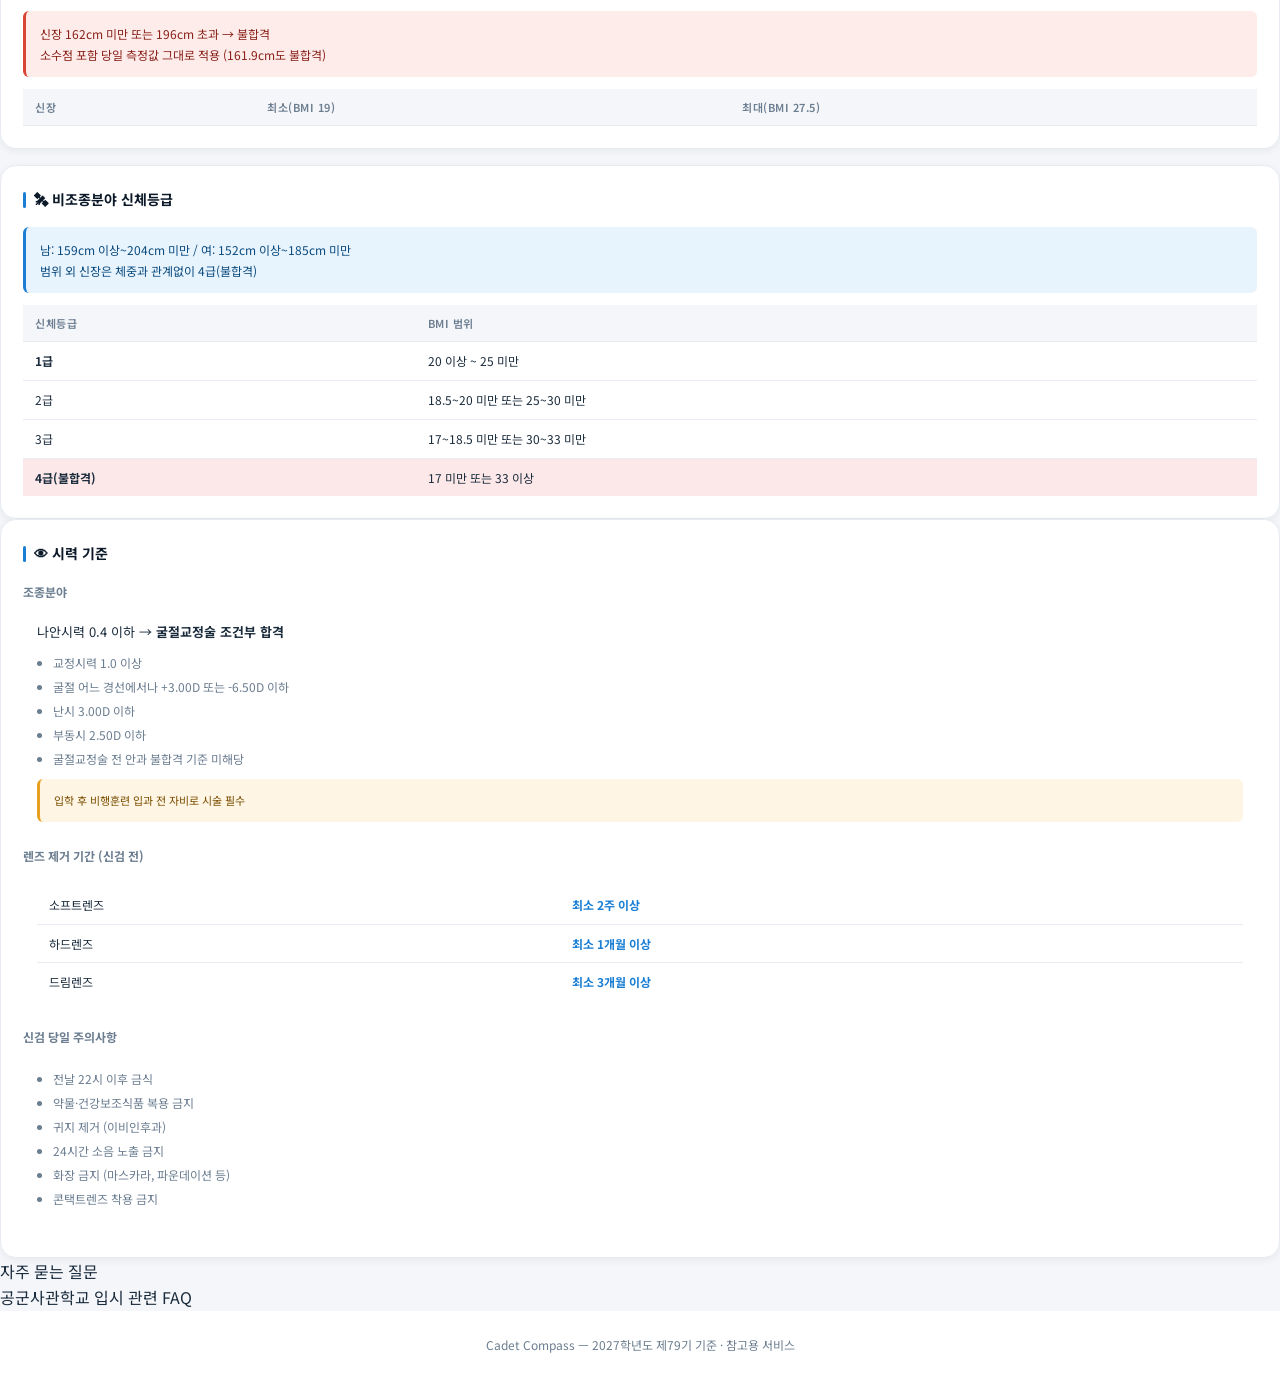
<file: info.html>
<!DOCTYPE html>
<html lang="ko">
<head>
<meta charset="UTF-8">
<meta name="viewport" content="width=device-width, initial-scale=1.0">
<title>입시정보 — Cadet Compass</title>
<link rel="preconnect" href="https://fonts.googleapis.com">
<link href="https://fonts.googleapis.com/css2?family=Noto+Sans+KR:wght@300;400;500;700;900&family=Bebas+Neue&display=swap" rel="stylesheet">
<link rel="stylesheet" href="css/main.css">
<style>
.page-header{background:linear-gradient(135deg,#0a3d6e 0%,#0a6fc2 100%);padding:36px 24px 30px;color:#fff}
.page-header h1{font-size:26px;font-weight:900;margin-bottom:4px}
.page-header p{font-size:13px;opacity:.7;font-weight:300}
.main-tab-nav{background:var(--white);border-bottom:2px solid var(--border);position:sticky;top:58px;z-index:100}
.timeline{position:relative;padding-left:28px}
.timeline::before{content:'';position:absolute;left:8px;top:10px;bottom:10px;width:2px;background:linear-gradient(to bottom,var(--sky),var(--gold))}
.tl-item{position:relative;margin-bottom:22px}
.tl-item::before{content:'';position:absolute;left:-23px;top:6px;width:10px;height:10px;border-radius:50%;background:var(--sky);border:2px solid #fff;box-shadow:0 0 0 2px var(--sky)}
.tl-item.highlight::before{background:var(--gold);box-shadow:0 0 0 2px var(--gold)}
.tl-date{font-size:11px;font-weight:700;color:var(--sky);letter-spacing:1px;margin-bottom:2px}
.tl-item.highlight .tl-date{color:var(--gold)}
.tl-title{font-size:14px;font-weight:700;color:var(--text)}
.tl-desc{font-size:12px;color:var(--muted);margin-top:2px;line-height:1.6}
.tl-pill{display:inline-block;font-size:11px;font-weight:700;padding:2px 8px;border-radius:4px;margin-top:4px;background:var(--sky-dark);color:#fff}
.faq-item{border:1px solid var(--border);border-radius:var(--radius-sm);margin-bottom:10px;overflow:hidden}
.faq-q{padding:14px 16px;font-size:14px;font-weight:600;cursor:pointer;display:flex;justify-content:space-between;align-items:center;background:var(--white);transition:background .15s;user-select:none}
.faq-q:hover{background:var(--sky-light)}
.faq-q.open{background:var(--sky-light);color:var(--sky-dark)}
.faq-arrow{transition:transform .2s;font-size:12px;color:var(--muted)}
.faq-q.open .faq-arrow{transform:rotate(180deg)}
.faq-a{display:none;padding:14px 16px;font-size:13px;color:var(--muted);line-height:1.75;border-top:1px solid var(--border);background:var(--surface)}
.faq-a.open{display:block}
.subject-chip{display:inline-block;background:var(--sky-light);color:var(--sky-mid);border-radius:6px;padding:4px 10px;font-size:12px;font-weight:600;margin:3px}
.vision-box{background:var(--white);border:1px solid var(--border);border-radius:8px;padding:14px;margin-bottom:10px}
.vision-label{font-size:12px;font-weight:700;color:var(--muted);margin-bottom:6px}
</style>
</head>
<body>

<nav class="navbar">
  <div class="nav-inner">
    <div class="nav-logo">✈️ <span class="logo-accent">Cadet</span>Compass</div>
    <div class="nav-links">
      <a class="nav-link" href="index.html">홈</a>
      <a class="nav-link" href="calculator.html">계산기</a>
      <a class="nav-link active" href="info.html">입시정보</a>
    </div>
  </div>
</nav>

<div class="page-header">
  <div style="max-width:1100px;margin:0 auto;padding:0 20px">
    <h1>📋 입시정보 백과</h1>
    <p>2027학년도 제79기 공군사관학교 모집요강 기준</p>
  </div>
</div>

<div class="main-tab-nav">
  <div class="tab-nav" id="info-tab-nav" style="max-width:1100px;margin:0 auto;padding:0 20px;border-bottom:none">
    <button class="tab-btn" data-tab="tab-schedule">📅 일정</button>
    <button class="tab-btn" data-tab="tab-exam">📝 시험 범위</button>
    <button class="tab-btn" data-tab="tab-types">🗂 전형 안내</button>
    <button class="tab-btn" data-tab="tab-fitness-info">🏃 체력 기준</button>
    <button class="tab-btn" data-tab="tab-physical">🏥 신체검사</button>
    <button class="tab-btn" data-tab="tab-faq">❓ FAQ</button>
  </div>
</div>

<div class="page-wrap">

  <!-- ══ 일정 ══ -->
  <div id="tab-schedule" class="tab-panel">
    <div class="section-heading">2027학년도 입시 일정</div>
    <p class="section-sub">원서접수부터 최종발표까지 전체 일정입니다.</p>
    <div class="info info-navy" style="margin-bottom:20px">
      <strong>2027학년도 주요 변경사항</strong><br>
      · 고교학교장추천 전형 선발비율 확대: 30% → <strong>35%</strong><br>
      · 종합선발 비율: 15% → <strong>20%</strong><br>
      · 신원조사 서류 추가 (가족관계증명서 상세)
    </div>
    <div class="card">
      <div class="timeline" id="timeline-container"></div>
    </div>
    <div class="card">
      <div class="card-title">공식 사이트</div>
      <a href="https://rokaf.airforce.mil.kr/sites/afaadmission/index.do" target="_blank"
         style="display:flex;align-items:center;gap:12px;padding:13px 15px;border:1px solid var(--border);border-radius:8px;color:var(--text);transition:background .2s"
         onmouseover="this.style.background='var(--sky-light)'" onmouseout="this.style.background=''">
        <span style="font-size:22px">🏫</span>
        <div><div style="font-weight:700;font-size:13px">공군사관학교 공식 입학처</div><div style="font-size:11px;color:var(--muted)">모집요강 · 원서접수 · 합격자 발표</div></div>
        <span style="margin-left:auto;font-size:12px;color:var(--sky)">바로가기 →</span>
      </a>
    </div>
  </div>

  <!-- ══ 시험 범위 ══ -->
  <div id="tab-exam" class="tab-panel">
    <div class="section-heading">1차 시험 범위</div>
    <p class="section-sub">8월 1일(토) 08:40~13:30 · 전국 14개 시험장</p>
    <div class="g3">
      <div class="card">
        <div class="card-title">📖 국어 (1교시)</div>
        <div class="text-muted text-sm" style="margin-bottom:10px">09:10~10:00 (50분) · 30문항 · 100점</div>
        <div><span class="subject-chip">독서</span><span class="subject-chip">문학</span></div>
        <div class="info info-blue" style="margin-top:10px;margin-bottom:0;font-size:12px">공통과목만 출제</div>
      </div>
      <div class="card">
        <div class="card-title">🌐 영어 (2교시)</div>
        <div class="text-muted text-sm" style="margin-bottom:10px">10:30~11:20 (50분) · 30문항 · 100점</div>
        <div><span class="subject-chip">영어Ⅰ</span><span class="subject-chip">영어Ⅱ</span></div>
        <div class="info info-red" style="margin-top:10px;margin-bottom:0;font-size:12px">듣기평가 제외</div>
      </div>
      <div class="card">
        <div class="card-title">➗ 수학 (3교시)</div>
        <div class="text-muted text-sm" style="margin-bottom:10px">11:50~13:30 (100분) · 30문항 · 100점</div>
        <div style="margin-bottom:8px">
          <div style="font-size:11px;font-weight:700;color:var(--muted);margin-bottom:5px">공통</div>
          <span class="subject-chip">수학Ⅰ</span><span class="subject-chip">수학Ⅱ</span>
        </div>
        <div style="margin-bottom:8px">
          <div style="font-size:11px;font-weight:700;color:var(--muted);margin-bottom:5px">인문 선택 (택1)</div>
          <span class="subject-chip">확률과 통계</span><span class="subject-chip">미적분</span><span class="subject-chip">기하</span>
        </div>
        <div>
          <div style="font-size:11px;font-weight:700;color:var(--muted);margin-bottom:5px">자연 선택 (택1)</div>
          <span class="subject-chip">미적분</span><span class="subject-chip">기하</span>
        </div>
      </div>
    </div>
    <div class="card">
      <div class="card-title">전국 14개 시험장</div>
      <div class="g2">
        <table class="tbl" style="font-size:12px">
          <thead><tr><th>지역</th><th>시험장</th></tr></thead>
          <tbody>
            <tr><td>서울 구로구</td><td>경인고</td></tr>
            <tr><td>서울 서초구</td><td>서운중</td></tr>
            <tr><td>서울 양천구</td><td>목동고</td></tr>
            <tr><td>서울 송파구</td><td>오금중</td></tr>
            <tr><td>경기 수원</td><td>매탄고</td></tr>
            <tr><td>경기 화성</td><td>동탄목동중</td></tr>
            <tr><td>강원 원주</td><td>진광고</td></tr>
          </tbody>
        </table>
        <table class="tbl" style="font-size:12px">
          <thead><tr><th>지역</th><th>시험장</th></tr></thead>
          <tbody>
            <tr><td>충북 청주</td><td>충북공고</td></tr>
            <tr><td>경북/대구</td><td>성명여중</td></tr>
            <tr><td>부산</td><td>부산공업고</td></tr>
            <tr><td>경남 진주</td><td>중앙중</td></tr>
            <tr><td>전북 전주</td><td>전주공고</td></tr>
            <tr><td>전남/광주</td><td>정광고</td></tr>
            <tr><td>제주</td><td>제일고</td></tr>
          </tbody>
        </table>
      </div>
    </div>
  </div>

  <!-- ══ 전형 안내 ══ -->
  <div id="tab-types" class="tab-panel">
    <div class="section-heading">전형 안내</div>
    <p class="section-sub">총 모집정원 235명 · 우선선발 80% · 종합선발 20%</p>

    <div class="card">
      <div class="card-title">전형별 배점 비교</div>
      <div style="overflow-x:auto">
        <table class="tbl">
          <thead><tr><th>전형</th><th class="c">총점</th><th class="c">1차시험</th><th class="c">신체검사</th><th class="c">체력검정</th><th class="c">면접</th><th class="c">학생부</th><th class="c">수능</th><th class="c">한국사</th></tr></thead>
          <tbody>
            <tr><td><span class="badge bd-blue">일반우선·특별</span></td><td class="c num">1000+α</td><td class="c">300점</td><td class="c">합/불</td><td class="c">150점</td><td class="c">450점</td><td class="c">100점</td><td class="c">—</td><td class="c">0~5점</td></tr>
            <tr><td><span class="badge bd-gold">학교장추천</span></td><td class="c num">1000+α</td><td class="c">합/불</td><td class="c">합/불</td><td class="c">150점</td><td class="c">650점</td><td class="c">200점</td><td class="c">—</td><td class="c">0~5점</td></tr>
            <tr><td><span class="badge bd-green">종합선발</span></td><td class="c num">1000점</td><td class="c">합/불</td><td class="c">합/불</td><td class="c">150점</td><td class="c">450점</td><td class="c">—</td><td class="c">400점</td><td class="c">—</td></tr>
          </tbody>
        </table>
      </div>
    </div>

    <div class="g2">
      <div class="card">
        <div class="card-title">일반우선 전형</div>
        <table class="tbl" style="font-size:13px">
          <tr><td>선발인원</td><td><strong>81명 내외</strong></td></tr>
          <tr><td>특징</td><td>1차시험 300점 반영, 학생부 100점</td></tr>
          <tr><td>비선발 시</td><td>종합선발 자동 전환</td></tr>
        </table>
        <div class="info info-blue" style="margin-top:12px;margin-bottom:0;font-size:12px">1차시험 점수 비중이 크므로 필기 실력이 강점인 경우 유리</div>
      </div>
      <div class="card">
        <div class="card-title">고교학교장추천 전형 <span class="badge bd-new">35%↑</span></div>
        <table class="tbl" style="font-size:13px">
          <tr><td>선발인원</td><td><strong>82명 이내</strong></td></tr>
          <tr><td>특징</td><td>면접 650점, 학생부 200점으로 비중 큼</td></tr>
          <tr><td>비선발 시</td><td>일반우선전형 자동 전환</td></tr>
          <tr><td>추천 인원</td><td>고교별 최대 5명</td></tr>
        </table>
        <div class="info info-gold" style="margin-top:12px;margin-bottom:0;font-size:12px">내신 최상위 + 면접 역량이 뛰어난 경우 유리. 2027년부터 비율 확대</div>
      </div>
      <div class="card">
        <div class="card-title">특별전형Ⅰ</div>
        <table class="tbl" style="font-size:13px">
          <tr><td>국가보훈대상자</td><td>3명 이내</td></tr>
          <tr><td>고른기회 (농·어촌)</td><td>5명 이내</td></tr>
          <tr><td>고른기회 (기초생활)</td><td>5명 이내</td></tr>
          <tr><td>재외국민자녀</td><td>2명 이내</td></tr>
        </table>
        <div class="info info-blue" style="margin-top:12px;margin-bottom:0;font-size:12px">비선발 시 일반우선 전형 자동 전환</div>
      </div>
      <div class="card">
        <div class="card-title">특별전형Ⅱ (우주·신기술)</div>
        <table class="tbl" style="font-size:13px">
          <tr><td>분야</td><td>비조종 (자연계열)</td></tr>
          <tr><td>선발인원</td><td>10명 이내</td></tr>
          <tr><td>신체검사</td><td>일반 신체검사 기준</td></tr>
          <tr><td>비선발 시</td><td style="color:var(--red);font-weight:700">전환 없이 즉시 불합격</td></tr>
        </table>
        <div class="info info-red" style="margin-top:12px;margin-bottom:0;font-size:12px">조종↔비조종 분야 간 전환 불가. 우선선발 탈락 시 종합선발 불가</div>
      </div>
    </div>

    <div class="card">
      <div class="card-title">한국사능력검정 가산점</div>
      <table class="tbl">
        <thead><tr><th>등급</th><th class="c">심화 1급</th><th class="c">심화 2급</th><th class="c">심화 3급</th><th class="c">미제출</th></tr></thead>
        <tbody><tr><td>가산점</td><td class="c num">+5점</td><td class="c num">+3.5점</td><td class="c num">+2점</td><td class="c">0점</td></tr></tbody>
      </table>
      <div class="info info-green" style="margin-top:12px;margin-bottom:0">모든 기간 인증서 인정 (유효기간 제한 없음). 우선선발 전 전형 동일 적용.</div>
    </div>
  </div>

  <!-- ══ 체력 기준 ══ -->
  <div id="tab-fitness-info" class="tab-panel">
    <div class="section-heading">체력검정 기준</div>
    <p class="section-sub">총점 150점 · 2차시험 2일차 실시</p>

    <div class="g3" style="margin-bottom:18px">
      <div class="stat"><div class="stat-lbl">오래달리기</div><div class="stat-val">65점</div><div class="stat-sub">남1,500m / 여1,200m</div></div>
      <div class="stat"><div class="stat-lbl">윗몸일으키기</div><div class="stat-val">45점</div><div class="stat-sub">2분 / 싯업보드</div></div>
      <div class="stat"><div class="stat-lbl">팔굽혀펴기</div><div class="stat-val">40점</div><div class="stat-sub">2분 / 30cm보조대</div></div>
    </div>

    <div class="info info-red">
      <strong>불합격 기준</strong><br>
      오래달리기: 남자 7분 32초 이상 / 여자 7분 30초 이상 → 즉시 불합격<br>
      윗몸일으키기·팔굽혀펴기: 미실시 시 해당 종목 0점 처리 (각 종목 1회 기회 부여)
    </div>

    <div class="card">
      <div class="card-title">오래달리기 점수표 (전체)</div>
      <div class="g2">
        <div>
          <div style="font-size:12px;font-weight:700;color:var(--muted);margin-bottom:8px">남자 1,500m</div>
          <div style="overflow-x:auto;max-height:320px">
            <table class="tbl" style="font-size:11px" id="run-male-table"></table>
          </div>
        </div>
        <div>
          <div style="font-size:12px;font-weight:700;color:var(--muted);margin-bottom:8px">여자 1,200m</div>
          <div style="overflow-x:auto;max-height:320px">
            <table class="tbl" style="font-size:11px" id="run-female-table"></table>
          </div>
        </div>
      </div>
    </div>

    <div class="g2">
      <div class="card">
        <div class="card-title">윗몸일으키기 점수표</div>
        <div class="g2" style="gap:8px">
          <div>
            <div style="font-size:11px;font-weight:700;color:var(--muted);margin-bottom:6px">남자</div>
            <table class="tbl" style="font-size:11px" id="situp-male-table"></table>
          </div>
          <div>
            <div style="font-size:11px;font-weight:700;color:var(--muted);margin-bottom:6px">여자</div>
            <table class="tbl" style="font-size:11px" id="situp-female-table"></table>
          </div>
        </div>
      </div>
      <div class="card">
        <div class="card-title">팔굽혀펴기 점수표</div>
        <div class="g2" style="gap:8px">
          <div>
            <div style="font-size:11px;font-weight:700;color:var(--muted);margin-bottom:6px">남자</div>
            <table class="tbl" style="font-size:11px" id="pushup-male-table"></table>
          </div>
          <div>
            <div style="font-size:11px;font-weight:700;color:var(--muted);margin-bottom:6px">여자</div>
            <table class="tbl" style="font-size:11px" id="pushup-female-table"></table>
          </div>
        </div>
      </div>
    </div>
  </div>

  <!-- ══ 신체검사 ══ -->
  <div id="tab-physical" class="tab-panel">
    <div class="section-heading">신체검사 안내</div>
    <p class="section-sub">조종분야는 공중근무자 신체검사 / 비조종분야는 일반 신체검사 기준 적용</p>

    <div class="g2">
      <div class="card">
        <div class="card-title">✈️ 조종분야 신장 기준</div>
        <div class="info info-red" style="font-size:12px;margin-bottom:12px">신장 162cm 미만 또는 196cm 초과 → 불합격<br>소수점 포함 당일 측정값 그대로 적용 (161.9cm도 불합격)</div>
        <table class="tbl" style="font-size:12px">
          <thead><tr><th>신장</th><th class="c">최소(BMI 19)</th><th class="c">최대(BMI 27.5)</th></tr></thead>
          <tbody id="pilot-body-table"></tbody>
        </table>
      </div>
      <div class="card">
        <div class="card-title">🛰 비조종분야 신체등급</div>
        <div class="info info-blue" style="font-size:12px;margin-bottom:12px">남: 159cm 이상~204cm 미만 / 여: 152cm 이상~185cm 미만<br>범위 외 신장은 체중과 관계없이 4급(불합격)</div>
        <table class="tbl" style="font-size:12px">
          <thead><tr><th>신체등급</th><th class="c">BMI 범위</th></tr></thead>
          <tbody>
            <tr><td><strong>1급</strong></td><td class="c">20 이상 ~ 25 미만</td></tr>
            <tr><td>2급</td><td class="c">18.5~20 미만 또는 25~30 미만</td></tr>
            <tr><td>3급</td><td class="c">17~18.5 미만 또는 30~33 미만</td></tr>
            <tr style="background:#fce8e8"><td style="color:var(--red);font-weight:700">4급(불합격)</td><td class="c" style="color:var(--red)">17 미만 또는 33 이상</td></tr>
          </tbody>
        </table>
      </div>
    </div>

    <div class="card">
      <div class="card-title">👁 시력 기준</div>
      <div class="g2">
        <div>
          <div class="vision-label">조종분야</div>
          <div class="vision-box">
            <div style="font-size:13px;margin-bottom:8px">나안시력 0.4 이하 → <strong>굴절교정술 조건부 합격</strong></div>
            <ul style="font-size:12px;color:var(--muted);padding-left:16px;line-height:2">
              <li>교정시력 1.0 이상</li>
              <li>굴절 어느 경선에서나 +3.00D 또는 -6.50D 이하</li>
              <li>난시 3.00D 이하</li>
              <li>부동시 2.50D 이하</li>
              <li>굴절교정술 전 안과 불합격 기준 미해당</li>
            </ul>
            <div class="info info-gold" style="font-size:11px;margin-bottom:0;margin-top:8px">입학 후 비행훈련 입과 전 자비로 시술 필수</div>
          </div>
        </div>
        <div>
          <div class="vision-label">렌즈 제거 기간 (신검 전)</div>
          <div class="vision-box">
            <table class="tbl" style="font-size:12px">
              <tr><td>소프트렌즈</td><td style="font-weight:700;color:var(--sky)">최소 2주 이상</td></tr>
              <tr><td>하드렌즈</td><td style="font-weight:700;color:var(--sky)">최소 1개월 이상</td></tr>
              <tr><td>드림렌즈</td><td style="font-weight:700;color:var(--sky)">최소 3개월 이상</td></tr>
            </table>
          </div>
          <div class="vision-label" style="margin-top:12px">신검 당일 주의사항</div>
          <div class="vision-box">
            <ul style="font-size:12px;color:var(--muted);padding-left:16px;line-height:2">
              <li>전날 22시 이후 금식</li>
              <li>약물·건강보조식품 복용 금지</li>
              <li>귀지 제거 (이비인후과)</li>
              <li>24시간 소음 노출 금지</li>
              <li>화장 금지 (마스카라, 파운데이션 등)</li>
              <li>콘택트렌즈 착용 금지</li>
            </ul>
          </div>
        </div>
      </div>
    </div>
  </div>

  <!-- ══ FAQ ══ -->
  <div id="tab-faq" class="tab-panel">
    <div class="section-heading">자주 묻는 질문</div>
    <p class="section-sub">공군사관학교 입시 관련 FAQ</p>
    <div id="faq-container"></div>
  </div>

</div>

<div style="text-align:center;padding:24px;font-size:12px;color:var(--muted);border-top:1px solid var(--border);background:var(--white)">
  Cadet Compass — 2027학년도 제79기 기준 · 참고용 서비스
</div>

<script src="data/kafaData.js"></script>
<script src="data/fitnessData.js"></script>
<script src="js/modules.js"></script>
<script>
Tabs.init('#info-tab-nav .tab-btn', '.tab-panel');

// ── 타임라인 렌더링 ──
function renderTimeline() {
  const el = document.getElementById('timeline-container');
  if (!el) return;
  el.innerHTML = KAFA.schedule.map(s => `
    <div class="tl-item ${s.highlight?'highlight':''}">
      <div class="tl-date">${s.label}</div>
      <div class="tl-title">${s.date}</div>
      ${s.highlight?`<div class="tl-pill">주요 일정</div>`:''}
    </div>
  `).join('');
}

// ── 체력 표 렌더링 ──
function renderRunTable(tableId, data, dqSec) {
  const el = document.getElementById(tableId);
  if (!el) return;
  el.innerHTML = `<thead><tr><th>기록</th><th class="c">점수</th></tr></thead><tbody>` +
    data.scores.map(([s, sc]) => {
      const m=Math.floor(s/60), sec=s%60;
      const isDq = s>=dqSec;
      return `<tr style="${isDq?'background:#fce8e8':''}"><td>${m}분 ${String(sec).padStart(2,'0')}초</td><td class="c ${isDq?'':'num'}" style="${isDq?'color:var(--red);font-weight:700':''}">
        ${isDq?'불합격':sc}</td></tr>`;
    }).join('') + `</tbody>`;
}

function renderSimpleTable(tableId, data, minLabel) {
  const el = document.getElementById(tableId);
  if (!el) return;
  el.innerHTML = `<thead><tr><th>개수</th><th class="c">점수</th></tr></thead><tbody>` +
    data.map(([rep, sc]) => `<tr><td>${rep}${rep===data[data.length-1][0]?' 이하':''}</td><td class="c num">${sc}</td></tr>`).join('') + `</tbody>`;
}

// ── FAQ 렌더링 ──
function renderFAQ() {
  const el = document.getElementById('faq-container');
  if (!el) return;
  el.innerHTML = KAFA.faq.map((f,i) => `
    <div class="faq-item">
      <div class="faq-q" onclick="toggleFAQ(${i})">
        <span>Q. ${f.q}</span>
        <span class="faq-arrow" id="arrow-${i}">▼</span>
      </div>
      <div class="faq-a" id="faq-a-${i}">A. ${f.a}</div>
    </div>
  `).join('');
}
function toggleFAQ(i) {
  const a = document.getElementById(`faq-a-${i}`);
  const q = a.previousElementSibling;
  const open = a.classList.toggle('open');
  q.classList.toggle('open', open);
}

// ── 신체기준표 ──
function renderPilotBodyTable() {
  const el = document.getElementById('pilot-body-table');
  if (!el) return;
  el.innerHTML = Object.entries(BODY_PILOT.table)
    .map(([h,[mn,mx]])=>`<tr><td>${h}cm</td><td class="c">${mn}kg</td><td class="c">${mx}kg</td></tr>`).join('');
}

// 초기 렌더링
renderTimeline();
renderRunTable('run-male-table',   RUN_MALE,   RUN_MALE.disqualifyThreshold.min*60+RUN_MALE.disqualifyThreshold.sec);
renderRunTable('run-female-table', RUN_FEMALE, RUN_FEMALE.disqualifyThreshold.min*60+RUN_FEMALE.disqualifyThreshold.sec);
renderSimpleTable('situp-male-table',   SITUP_MALE,   '35');
renderSimpleTable('situp-female-table', SITUP_FEMALE, '20');
renderSimpleTable('pushup-male-table',  PUSHUP_MALE,  '20');
renderSimpleTable('pushup-female-table',PUSHUP_FEMALE,'5');
renderPilotBodyTable();
renderFAQ();
</script>
</body>
</html>
</file>
<file: css/main.css>
/* ============================================================
   CADET COMPASS — Main CSS (공통 변수·레이아웃·컴포넌트)
   Aesthetic: Military-precision meets modern dashboard
   ============================================================ */

@import url('https://fonts.googleapis.com/css2?family=Bebas+Neue&family=Noto+Sans+KR:wght@300;400;500;700;900&family=JetBrains+Mono:wght@400;600&display=swap');

/* ── CSS 변수 ── */
:root {
  --navy:      #0b1929;
  --navy-mid:  #122035;
  --navy-light:#1a3050;
  --sky:       #1a7fd4;
  --sky-light: #e8f4fd;
  --sky-glow:  rgba(26,127,212,.18);
  --gold:      #e8a020;
  --gold-light:#fef5e4;
  --white:     #ffffff;
  --gray-100:  #f4f6f9;
  --gray-200:  #e8ecf2;
  --gray-400:  #9aa5b4;
  --gray-600:  #5c6b7e;
  --text:      #1a2b3c;
  --muted:     #6b7d90;
  --success:   #17a26a;
  --warning:   #e8a020;
  --danger:    #d94535;
  --radius:    10px;
  --radius-sm: 6px;
  --radius-lg: 16px;
  --shadow-sm: 0 2px 8px rgba(0,0,0,.06);
  --shadow:    0 4px 20px rgba(0,0,0,.10);
  --shadow-lg: 0 8px 40px rgba(0,0,0,.14);
  --transition:.22s cubic-bezier(.4,0,.2,1);
}

/* ── Reset ── */
*, *::before, *::after { box-sizing: border-box; margin: 0; padding: 0; }
html { scroll-behavior: smooth; }
body {
  font-family: 'Noto Sans KR', sans-serif;
  background: var(--gray-100);
  color: var(--text);
  line-height: 1.65;
  min-height: 100vh;
  -webkit-font-smoothing: antialiased;
}

/* ── NAV ── */
.nav {
  background: var(--navy);
  position: sticky; top: 0; z-index: 200;
  box-shadow: 0 2px 16px rgba(0,0,0,.25);
}
.nav-inner {
  max-width: 1100px; margin: 0 auto;
  display: flex; align-items: center;
  padding: 0 20px; height: 56px; gap: 8px;
}
.nav-logo {
  font-family: 'Bebas Neue', sans-serif;
  font-size: 22px; letter-spacing: 2px;
  color: var(--white); text-decoration: none;
  display: flex; align-items: center; gap: 8px;
}
.nav-logo span { color: var(--gold); }
.nav-links { display: flex; margin-left: auto; gap: 2px; }
.nav-link {
  padding: 6px 14px;
  font-size: 13px; font-weight: 500;
  color: rgba(255,255,255,.65);
  text-decoration: none; border-radius: var(--radius-sm);
  transition: var(--transition);
}
.nav-link:hover { color: #fff; background: rgba(255,255,255,.08); }
.nav-link.active { color: var(--gold); background: rgba(232,160,32,.12); }

/* ── CONTAINER ── */
.container { max-width: 1100px; margin: 0 auto; padding: 0 20px; }

/* ── PAGE HEADER ── */
.page-header {
  background: linear-gradient(135deg, var(--navy) 0%, var(--navy-light) 100%);
  padding: 44px 20px 36px;
  position: relative; overflow: hidden;
}
.page-header::before {
  content: ''; position: absolute;
  top: -60px; right: -60px; width: 320px; height: 320px;
  background: radial-gradient(circle, var(--sky-glow) 0%, transparent 70%);
  pointer-events: none;
}
.page-header-inner { max-width: 1100px; margin: 0 auto; position: relative; }
.page-badge {
  display: inline-block;
  background: rgba(232,160,32,.18); border: 1px solid rgba(232,160,32,.4);
  color: var(--gold); font-size: 11px; font-weight: 600; letter-spacing: 2px;
  padding: 4px 12px; border-radius: 20px; margin-bottom: 14px;
}
.page-title {
  font-family: 'Bebas Neue', sans-serif;
  font-size: clamp(32px,5vw,52px); color: var(--white);
  letter-spacing: 2px; line-height: 1.1;
}
.page-title span { color: var(--gold); }
.page-sub { font-size: 14px; color: rgba(255,255,255,.55); margin-top: 8px; font-weight: 300; }

/* ── CARD ── */
.card {
  background: var(--white);
  border: 1px solid var(--gray-200);
  border-radius: var(--radius-lg);
  padding: 22px;
  box-shadow: var(--shadow-sm);
}
.card + .card { margin-top: 16px; }
.card-title {
  font-size: 14px; font-weight: 700; color: var(--navy);
  margin-bottom: 16px; display: flex; align-items: center; gap: 8px;
}
.card-title::before {
  content: ''; width: 3px; height: 16px;
  background: var(--sky); border-radius: 2px;
}

/* ── BADGE ── */
.badge {
  display: inline-flex; align-items: center;
  font-size: 11px; font-weight: 600;
  padding: 3px 9px; border-radius: 20px;
  white-space: nowrap;
}
.badge-blue   { background: var(--sky-light); color: var(--sky); }
.badge-gold   { background: var(--gold-light); color: #8a5e00; }
.badge-green  { background: #e0f5ec; color: #0e7a50; }
.badge-red    { background: #fdecea; color: #b03020; }
.badge-navy   { background: #e8edf5; color: var(--navy); }
.badge-gray   { background: var(--gray-200); color: var(--gray-600); }

/* ── INFO BOXES ── */
.info {
  padding: 12px 14px; border-radius: var(--radius-sm);
  font-size: 13px; line-height: 1.75; margin-bottom: 12px;
}
.info-blue  { background: var(--sky-light);  border-left: 3px solid var(--sky);    color: #0a4a7e; }
.info-gold  { background: var(--gold-light); border-left: 3px solid var(--gold);   color: #7a4e00; }
.info-green { background: #e0f5ec;           border-left: 3px solid var(--success); color: #0a5c3a; }
.info-red   { background: #fdecea;           border-left: 3px solid var(--danger);  color: #8a2018; }
.info-navy  { background: #e8edf5;           border-left: 3px solid var(--navy);    color: #1a2b3c; }

/* ── TABLE ── */
.tbl { width: 100%; border-collapse: collapse; font-size: 13px; }
.tbl th {
  background: var(--gray-100); color: var(--muted);
  font-size: 11px; font-weight: 600; letter-spacing: .5px;
  text-align: left; padding: 9px 12px;
  border-bottom: 1px solid var(--gray-200);
}
.tbl td {
  padding: 9px 12px; border-bottom: 1px solid var(--gray-200);
  color: var(--text);
}
.tbl tr:last-child td { border-bottom: none; }
.tbl tr:hover td { background: var(--gray-100); }
.tbl .num { font-family: 'JetBrains Mono', monospace; font-weight: 600; color: var(--sky); }
.tbl .center { text-align: center; }

/* ── FORM ELEMENTS ── */
select, input[type="number"], input[type="text"] {
  font-family: 'Noto Sans KR', sans-serif;
  font-size: 14px; color: var(--text);
  background: var(--gray-100);
  border: 1.5px solid var(--gray-200);
  border-radius: var(--radius-sm);
  padding: 9px 12px; width: 100%; outline: none;
  transition: border-color var(--transition), background var(--transition);
}
select:focus, input:focus {
  border-color: var(--sky);
  background: var(--white);
}
label {
  display: block; font-size: 12px; font-weight: 600;
  color: var(--muted); margin-bottom: 5px; letter-spacing: .3px;
}

/* ── BUTTON ── */
.btn {
  display: inline-flex; align-items: center; justify-content: center; gap: 6px;
  padding: 10px 20px; border: none; border-radius: var(--radius-sm);
  font-family: 'Noto Sans KR', sans-serif; font-size: 14px; font-weight: 700;
  cursor: pointer; transition: var(--transition); text-decoration: none;
}
.btn-primary { background: var(--sky); color: #fff; }
.btn-primary:hover { background: #1568b0; transform: translateY(-1px); box-shadow: 0 4px 14px rgba(26,127,212,.3); }
.btn-gold { background: var(--gold); color: #fff; }
.btn-gold:hover { background: #c87e10; }
.btn-ghost { background: transparent; color: var(--sky); border: 1.5px solid var(--sky); }
.btn-ghost:hover { background: var(--sky-light); }
.btn-danger { background: var(--danger); color: #fff; }
.btn-block { width: 100%; }
.btn-sm { padding: 6px 12px; font-size: 12px; }

/* ── GRID ── */
.grid-2 { display: grid; grid-template-columns: 1fr 1fr; gap: 14px; }
.grid-3 { display: grid; grid-template-columns: repeat(3,1fr); gap: 14px; }
.grid-4 { display: grid; grid-template-columns: repeat(4,1fr); gap: 12px; }
@media(max-width:720px) { .grid-2,.grid-3,.grid-4 { grid-template-columns: 1fr; } }

/* ── STAT CARD ── */
.stat-card {
  background: var(--gray-100); border: 1px solid var(--gray-200);
  border-radius: var(--radius); padding: 14px 16px; text-align: center;
}
.stat-label { font-size: 11px; color: var(--muted); font-weight: 600; letter-spacing: .5px; margin-bottom: 5px; }
.stat-value { font-family: 'Bebas Neue', sans-serif; font-size: 28px; color: var(--navy); letter-spacing: 1px; }
.stat-sub { font-size: 11px; color: var(--muted); margin-top: 3px; }

/* ── PROGRESS BAR ── */
.progress-wrap { margin-bottom: 10px; }
.progress-label { display: flex; justify-content: space-between; font-size: 12px; margin-bottom: 4px; }
.progress-bar {
  height: 8px; background: var(--gray-200); border-radius: 4px; overflow: hidden;
}
.progress-fill {
  height: 100%; border-radius: 4px; background: var(--sky);
  transition: width .6s cubic-bezier(.4,0,.2,1);
}
.progress-fill.gold { background: var(--gold); }
.progress-fill.green { background: var(--success); }
.progress-fill.danger { background: var(--danger); }

/* ── MONO TEXT ── */
.mono { font-family: 'JetBrains Mono', monospace; }

/* ── DIVIDER ── */
.divider { border: none; border-top: 1px solid var(--gray-200); margin: 20px 0; }

/* ── FOOTER ── */
.footer {
  background: var(--navy); color: rgba(255,255,255,.45);
  text-align: center; padding: 28px 20px;
  font-size: 12px; line-height: 1.8; margin-top: 60px;
}
.footer a { color: rgba(255,255,255,.6); text-decoration: none; }
.footer strong { color: rgba(255,255,255,.75); }

/* ── RESPONSIVE UTIL ── */
@media(max-width:640px) {
  .hide-sm { display: none !important; }
  .card { padding: 16px; }
}
</file>
